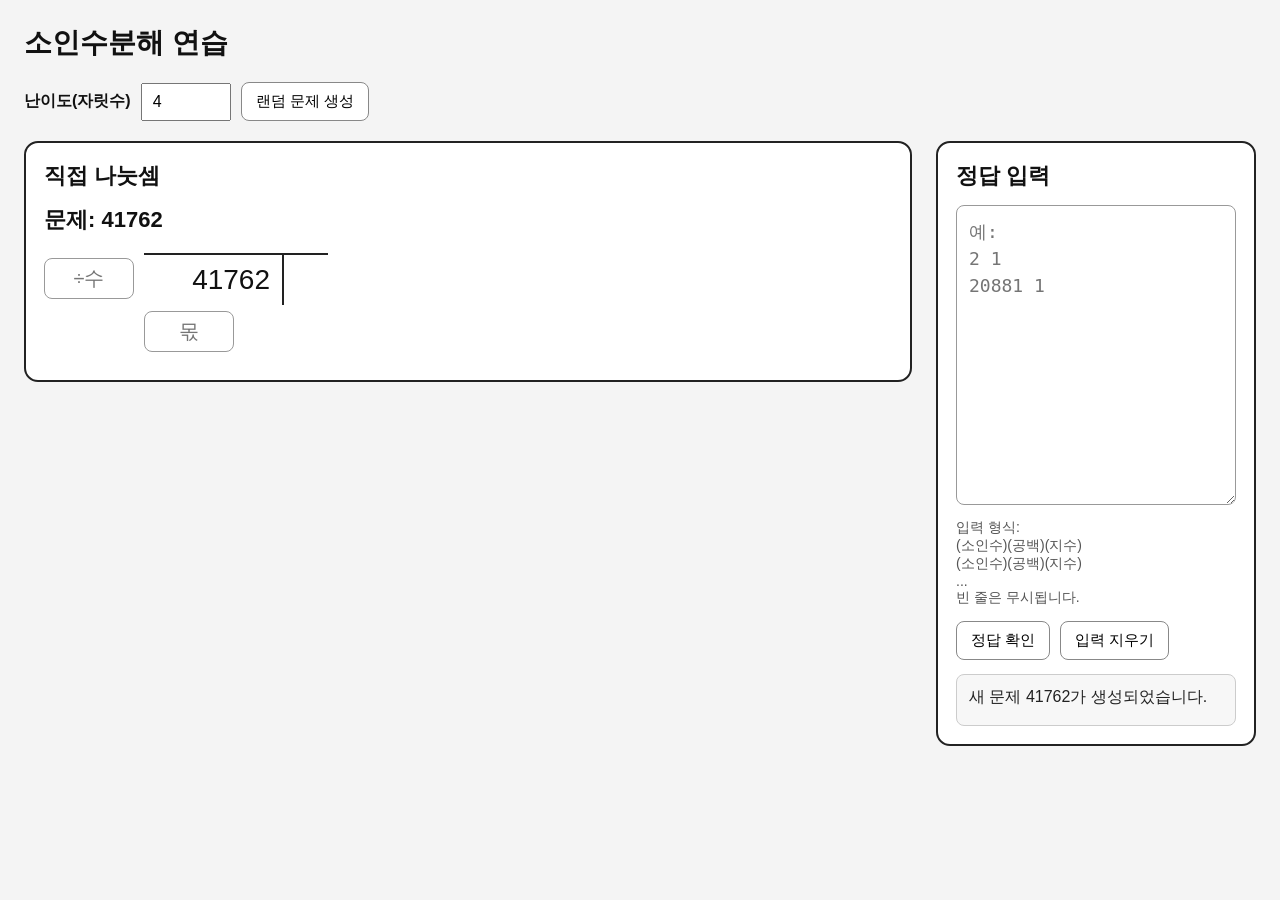
<file: factor/index.html>
<!DOCTYPE html>
<html lang="ko">
<head>
  <meta charset="UTF-8" />
  <meta name="viewport" content="width=device-width, initial-scale=1.0" />
  <title>소인수분해 문제 사이트</title>
  <style>
    * {
      box-sizing: border-box;
    }

    body {
      margin: 0;
      padding: 24px;
      font-family: sans-serif;
      background: #f4f4f4;
      color: #111;
    }

    h1 {
      margin: 0 0 20px;
      font-size: 28px;
    }

    .top-bar {
      display: flex;
      align-items: center;
      gap: 10px;
      flex-wrap: wrap;
      margin-bottom: 20px;
    }

    .top-bar label {
      font-weight: bold;
    }

    .top-bar input[type="number"] {
      width: 90px;
      padding: 8px 10px;
      font-size: 16px;
    }

    button {
      padding: 9px 14px;
      font-size: 15px;
      cursor: pointer;
      border: 1px solid #888;
      background: white;
      border-radius: 8px;
    }

    button:hover {
      background: #f0f0f0;
    }

    .layout {
      display: grid;
      grid-template-columns: 1fr 320px;
      gap: 24px;
      align-items: start;
    }

    .panel {
      background: white;
      border: 2px solid #222;
      border-radius: 14px;
      padding: 18px;
    }

    .panel h2 {
      margin: 0 0 14px;
      font-size: 22px;
    }

    .problem-number {
      margin-bottom: 18px;
      font-size: 22px;
      font-weight: bold;
    }

    #divisionArea {
      display: flex;
      flex-direction: column;
      gap: 10px;
    }

    .division-block {
      display: inline-flex;
      flex-direction: column;
      gap: 6px;
      align-items: flex-start;
    }

    .division-top {
      display: flex;
      align-items: center;
      gap: 10px;
    }

    .divisor-input,
    .quotient-input {
      width: 90px;
      padding: 8px;
      font-size: 20px;
      text-align: center;
      border: 1px solid #999;
      border-radius: 8px;
      background: white;
    }

    .number-stack {
      display: flex;
      align-items: stretch;
    }

    .left-number {
      min-width: 140px;
      padding: 8px 12px 8px 4px;
      text-align: right;
      font-size: 28px;
      line-height: 1.2;
      border-top: 2px solid #222;
      border-right: 2px solid #222;
    }

    .right-blank {
      width: 44px;
      border-top: 2px solid #222;
    }

    .division-bottom {
      padding-left: 100px;
    }

    .child-container {
      margin-top: 4px;
    }

    #answerInput {
      width: 100%;
      min-height: 300px;
      resize: vertical;
      padding: 12px;
      font-size: 18px;
      line-height: 1.5;
      font-family: monospace;
      border: 1px solid #999;
      border-radius: 8px;
    }

    .help-text {
      margin-top: 10px;
      font-size: 14px;
      color: #555;
      white-space: pre-line;
    }

    .button-row {
      display: flex;
      gap: 10px;
      flex-wrap: wrap;
      margin-top: 14px;
    }

    #result {
      margin-top: 14px;
      padding: 12px;
      border-radius: 8px;
      border: 1px solid #ccc;
      background: #f7f7f7;
      white-space: pre-line;
      min-height: 52px;
    }

    .result-ok {
      background: #eaf8ec !important;
      border-color: #8fd19e !important;
      color: #14532d;
    }

    .result-bad {
      background: #fff1f1 !important;
      border-color: #e59a9a !important;
      color: #7f1d1d;
    }

    .result-neutral {
      background: #f7f7f7 !important;
      border-color: #ccc !important;
      color: #222;
    }

    @media (max-width: 900px) {
      .layout {
        grid-template-columns: 1fr;
      }
    }
  </style>
</head>
<body>
  <h1>소인수분해 연습</h1>

  <div class="top-bar">
    <label for="difficultyInput">난이도(자릿수)</label>
    <input id="difficultyInput" type="number" min="1" max="12" value="4" />
    <button id="generateBtn">랜덤 문제 생성</button>
  </div>

  <div class="layout">
    <section class="panel">
      <h2>직접 나눗셈</h2>
      <div class="problem-number">문제: <span id="problemNumber"></span></div>
      <div id="divisionArea"></div>
    </section>

    <section class="panel">
      <h2>정답 입력</h2>
      <textarea id="answerInput" spellcheck="false" placeholder="예:
2 1
20881 1"></textarea>

      <div class="help-text">입력 형식:
(소인수)(공백)(지수)
(소인수)(공백)(지수)
...
빈 줄은 무시됩니다.</div>

      <div class="button-row">
        <button id="checkBtn">정답 확인</button>
        <button id="clearBtn">입력 지우기</button>
      </div>

      <div id="result" class="result-neutral">문제를 생성한 뒤 정답을 입력하세요.</div>
    </section>
  </div>

  <script>
    const difficultyInput = document.getElementById("difficultyInput");
    const generateBtn = document.getElementById("generateBtn");
    const problemNumberEl = document.getElementById("problemNumber");
    const divisionArea = document.getElementById("divisionArea");
    const answerInput = document.getElementById("answerInput");
    const checkBtn = document.getElementById("checkBtn");
    const clearBtn = document.getElementById("clearBtn");
    const resultEl = document.getElementById("result");

    let currentNumber = 41762;

    function factor(n) {
      const factors = {};

      if (n <= 1) {
        return factors;
      }

      let i = 2;
      while (i * i <= n) {
        while (n % i === 0) {
          factors[i] = (factors[i] || 0) + 1;
          n = Math.floor(n / i);
        }
        i += 1;
      }

      if (n > 1) {
        factors[n] = (factors[n] || 0) + 1;
      }

      return factors;
    }

    function generateRandomNumber(digits) {
      const min = Math.pow(10, digits - 1);
      const max = Math.pow(10, digits) - 1;
      return Math.floor(Math.random() * (max - min + 1)) + min;
    }

    function setResult(message, type) {
      resultEl.textContent = message;
      resultEl.className = "";
      if (type === "ok") resultEl.classList.add("result-ok");
      else if (type === "bad") resultEl.classList.add("result-bad");
      else resultEl.classList.add("result-neutral");
    }

    function createDivisionBlock(leftNumber) {
      const block = document.createElement("div");
      block.className = "division-block";

      const top = document.createElement("div");
      top.className = "division-top";

      const divisorInput = document.createElement("input");
      divisorInput.type = "text";
      divisorInput.className = "divisor-input";
      divisorInput.placeholder = "÷수";

      const numberStack = document.createElement("div");
      numberStack.className = "number-stack";

      const leftNumberEl = document.createElement("div");
      leftNumberEl.className = "left-number";
      leftNumberEl.textContent = leftNumber;

      const rightBlank = document.createElement("div");
      rightBlank.className = "right-blank";

      numberStack.appendChild(leftNumberEl);
      numberStack.appendChild(rightBlank);

      top.appendChild(divisorInput);
      top.appendChild(numberStack);

      const bottom = document.createElement("div");
      bottom.className = "division-bottom";

      const quotientInput = document.createElement("input");
      quotientInput.type = "text";
      quotientInput.className = "quotient-input";
      quotientInput.placeholder = "몫";

      bottom.appendChild(quotientInput);

      const childContainer = document.createElement("div");
      childContainer.className = "child-container";

      block.appendChild(top);
      block.appendChild(bottom);
      block.appendChild(childContainer);

      let childBlock = null;

      quotientInput.addEventListener("input", () => {
        const value = quotientInput.value.trim();

        if (/^[1-9]\d*$/.test(value)) {
          const nextNumber = Number(value);

          if (!childBlock) {
            childBlock = createDivisionBlock(nextNumber);
            childContainer.appendChild(childBlock);
          } else {
            const nextLeft = childBlock.querySelector(".left-number");
            nextLeft.textContent = nextNumber;
          }
        } else {
          childContainer.innerHTML = "";
          childBlock = null;
        }
      });

      return block;
    }

    function rebuildDivisionArea(number) {
      divisionArea.innerHTML = "";
      divisionArea.appendChild(createDivisionBlock(number));
    }

    function parseUserAnswer(text) {
      const lines = text
        .split("\n")
        .map(line => line.trim())
        .filter(line => line !== "");

      if (lines.length === 0) {
        return {
          ok: false,
          message: "답을 입력해 주세요."
        };
      }

      const result = {};

      for (let idx = 0; idx < lines.length; idx++) {
        const line = lines[idx];
        const parts = line.split(/\s+/);

        if (parts.length !== 2) {
          return {
            ok: false,
            message: `${idx + 1}번째 줄 형식이 잘못되었습니다. "소인수 공백 지수" 형태로 입력해 주세요.`
          };
        }

        const [primeStr, expStr] = parts;

        if (!/^[1-9]\d*$/.test(primeStr) || !/^[1-9]\d*$/.test(expStr)) {
          return {
            ok: false,
            message: `${idx + 1}번째 줄에는 양의 정수만 입력할 수 있습니다.`
          };
        }

        if (result[primeStr] !== undefined) {
          return {
            ok: false,
            message: `${idx + 1}번째 줄에서 소인수 ${primeStr}가 중복되었습니다.`
          };
        }

        result[primeStr] = Number(expStr);
      }

      return {
        ok: true,
        factors: result
      };
    }

    function factorsEqual(a, b) {
      const aKeys = Object.keys(a).sort((x, y) => Number(x) - Number(y));
      const bKeys = Object.keys(b).sort((x, y) => Number(x) - Number(y));

      if (aKeys.length !== bKeys.length) return false;

      for (let i = 0; i < aKeys.length; i++) {
        if (aKeys[i] !== bKeys[i]) return false;
        if (a[aKeys[i]] !== b[bKeys[i]]) return false;
      }

      return true;
    }

    function loadProblem(number) {
      currentNumber = number;
      problemNumberEl.textContent = number;
      rebuildDivisionArea(number);
      answerInput.value = "";
      setResult(`새 문제 ${number}가 생성되었습니다.`, "neutral");
    }

    generateBtn.addEventListener("click", () => {
      const digits = Number(difficultyInput.value);

      if (!Number.isInteger(digits) || digits < 1) {
        setResult("난이도는 1 이상의 정수여야 합니다.", "bad");
        return;
      }

      const number = generateRandomNumber(digits);
      loadProblem(number);
    });

    checkBtn.addEventListener("click", () => {
      const parsed = parseUserAnswer(answerInput.value);

      if (!parsed.ok) {
        setResult(parsed.message, "bad");
        return;
      }

      const correct = factor(currentNumber);

      if (factorsEqual(parsed.factors, correct)) {
        setResult("정답입니다!", "ok");
      } else {
        setResult("오답입니다.", "bad");
      }
    });

    clearBtn.addEventListener("click", () => {
      answerInput.value = "";
      setResult("입력을 지웠습니다.", "neutral");
    });

    loadProblem(currentNumber);
  </script>
</body>
</html>
</file>
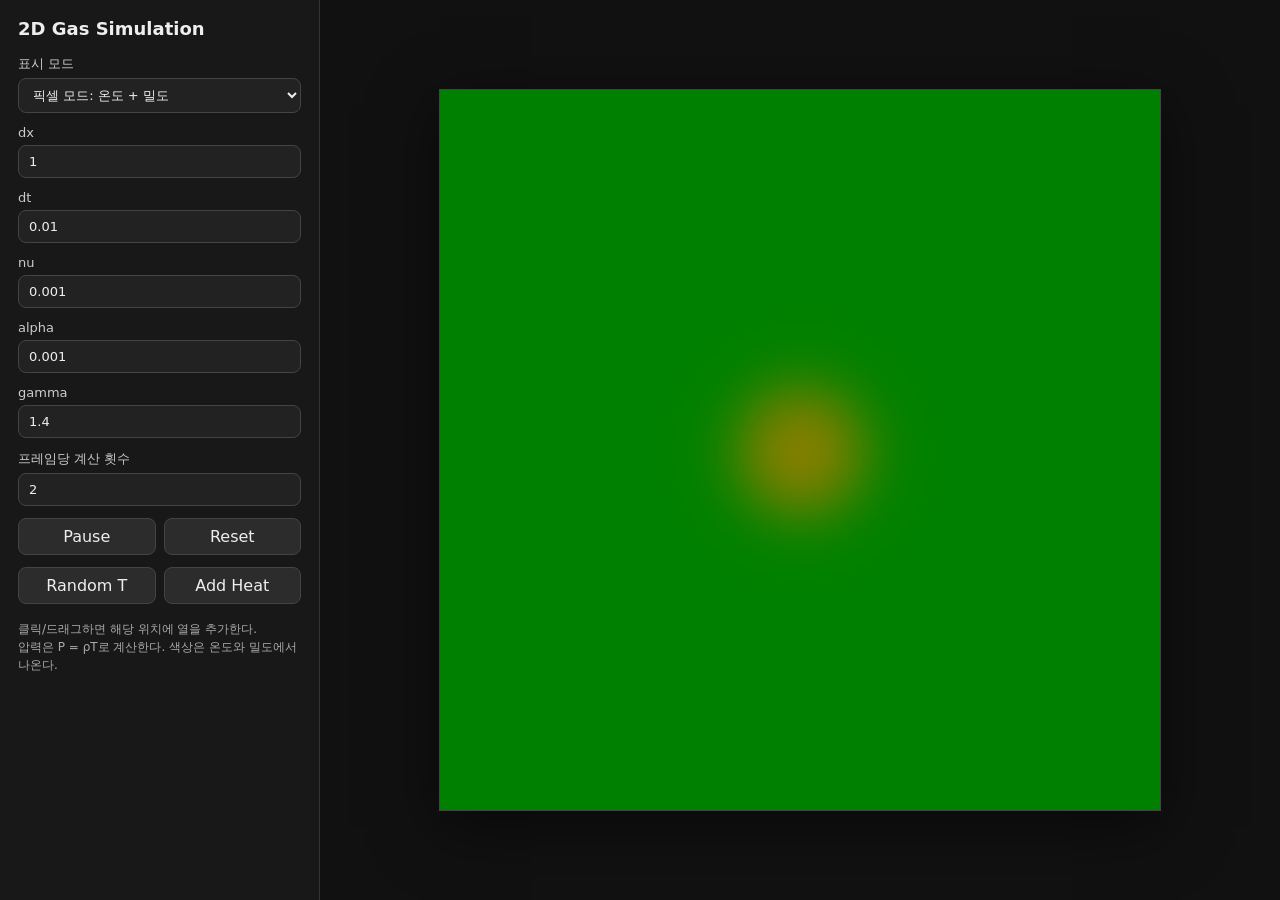
<file: field/index.html>
<!doctype html>
<html lang="ko">
<head>
  <meta charset="utf-8" />
  <meta name="viewport" content="width=device-width, initial-scale=1" />
  <title>Temperature-Density Gas Simulation</title>
  <style>
    :root {
      color-scheme: dark;
      font-family: system-ui, -apple-system, BlinkMacSystemFont, "Segoe UI", sans-serif;
      background: #111;
      color: #eee;
    }

    body {
      margin: 0;
      min-height: 100vh;
      display: grid;
      grid-template-columns: 320px 1fr;
      gap: 0;
      background: #111;
    }

    aside {
      padding: 18px;
      background: #181818;
      border-right: 1px solid #333;
      overflow: auto;
    }

    main {
      display: grid;
      place-items: center;
      padding: 24px;
    }

    h1 {
      font-size: 18px;
      margin: 0 0 16px;
    }

    .row {
      margin: 12px 0;
    }

    label {
      display: grid;
      gap: 5px;
      font-size: 13px;
      color: #ccc;
    }

    input, select, button {
      box-sizing: border-box;
      width: 100%;
      padding: 8px 10px;
      border-radius: 8px;
      border: 1px solid #444;
      background: #222;
      color: #eee;
      font: inherit;
    }

    button {
      cursor: pointer;
      background: #2c2c2c;
    }

    button:hover {
      background: #383838;
    }

    .buttons {
      display: grid;
      grid-template-columns: 1fr 1fr;
      gap: 8px;
    }

    canvas {
      width: min(80vmin, 768px);
      height: min(80vmin, 768px);
      image-rendering: pixelated;
      border: 1px solid #444;
      background: #000;
      box-shadow: 0 16px 60px rgba(0,0,0,0.5);
    }

    .note {
      font-size: 12px;
      line-height: 1.5;
      color: #aaa;
      margin-top: 16px;
    }
  </style>
</head>
<body>
  <aside>
    <h1>2D Gas Simulation</h1>

    <div class="row">
      <label>
        표시 모드
        <select id="mode">
          <option value="pixel">픽셀 모드: 온도 + 밀도</option>
          <option value="arrow">화살표 모드: 속도</option>
        </select>
      </label>
    </div>

    <div class="row">
      <label>dx <input id="dx" type="number" step="0.001" value="1"></label>
    </div>
    <div class="row">
      <label>dt <input id="dt" type="number" step="0.0001" value="0.01"></label>
    </div>
    <div class="row">
      <label>nu <input id="nu" type="number" step="0.0001" value="0.001"></label>
    </div>
    <div class="row">
      <label>alpha <input id="alpha" type="number" step="0.0001" value="0.001"></label>
    </div>
    <div class="row">
      <label>gamma <input id="gamma" type="number" step="0.01" value="1.4"></label>
    </div>

    <div class="row">
      <label>프레임당 계산 횟수 <input id="stepsPerFrame" type="number" min="1" max="50" step="1" value="2"></label>
    </div>

    <div class="row buttons">
      <button id="toggle">Pause</button>
      <button id="reset">Reset</button>
    </div>

    <div class="row buttons">
      <button id="random">Random T</button>
      <button id="heat">Add Heat</button>
    </div>

    <p class="note">
      클릭/드래그하면 해당 위치에 열을 추가한다.<br>
      압력은 P = ρT로 계산한다. 색상은 온도와 밀도에서 나온다.
    </p>
  </aside>

  <main>
    <canvas id="canvas" width="256" height="256"></canvas>
  </main>

  <script src="process.js"></script>
  <script src="visualize.js"></script>
  <script>
    const canvas = document.getElementById("canvas");
    const ctx = canvas.getContext("2d");
    const imageData = ctx.createImageData(256, 256);

    const inputs = {
      mode: document.getElementById("mode"),
      dx: document.getElementById("dx"),
      dt: document.getElementById("dt"),
      nu: document.getElementById("nu"),
      alpha: document.getElementById("alpha"),
      gamma: document.getElementById("gamma"),
      stepsPerFrame: document.getElementById("stepsPerFrame")
    };

    const sim = new GasSim2D(readParams());
    let running = true;
    let painting = false;

    function readNumber(input) {
      return Number.parseFloat(input.value);
    }

    function readParams() {
      return {
        dx: readNumber(inputs.dx),
        dt: readNumber(inputs.dt),
        nu: readNumber(inputs.nu),
        alpha: readNumber(inputs.alpha),
        gamma: readNumber(inputs.gamma)
      };
    }

    function syncParams() {
      sim.setParams(readParams());
    }

    for (const key of ["dx", "dt", "nu", "alpha", "gamma"]) {
      inputs[key].addEventListener("input", syncParams);
    }

    document.getElementById("toggle").addEventListener("click", (e) => {
      running = !running;
      e.target.textContent = running ? "Pause" : "Run";
    });

    document.getElementById("reset").addEventListener("click", () => {
      sim.resetHotCenter();
    });

    document.getElementById("random").addEventListener("click", () => {
      sim.resetRandomTemperature();
    });

    document.getElementById("heat").addEventListener("click", () => {
      sim.addHeat(128, 128, 2.0, 14);
    });

    function canvasPixelFromEvent(event) {
      const rect = canvas.getBoundingClientRect();
      const x = Math.floor((event.clientX - rect.left) / rect.width * 256);
      const y = Math.floor((event.clientY - rect.top) / rect.height * 256);
      return {
        x: Math.min(Math.max(x, 0), 255),
        y: Math.min(Math.max(y, 0), 255)
      };
    }

    function paintHeat(event) {
      const p = canvasPixelFromEvent(event);
      sim.addHeat(p.x, p.y, 0.5, 9);
    }

    canvas.addEventListener("pointerdown", (event) => {
      painting = true;
      paintHeat(event);
    });

    canvas.addEventListener("pointermove", (event) => {
      if (painting) paintHeat(event);
    });

    window.addEventListener("pointerup", () => {
      painting = false;
    });

    function render() {
      if (inputs.mode.value === "pixel") {
        drawPixelMode(ctx, sim, imageData);
      } else {
        drawArrowMode(ctx, sim, imageData, {
          spacing: 12,
          arrowScale: 120,
          background: true
        });
      }
    }

    function loop() {
      if (running) {
        const steps = Math.max(1, Math.min(50, Number.parseInt(inputs.stepsPerFrame.value || "1", 10)));
        for (let n = 0; n < steps; n++) sim.step();
      }

      render();
      requestAnimationFrame(loop);
    }

    loop();
  </script>
</body>
</html>
</file>
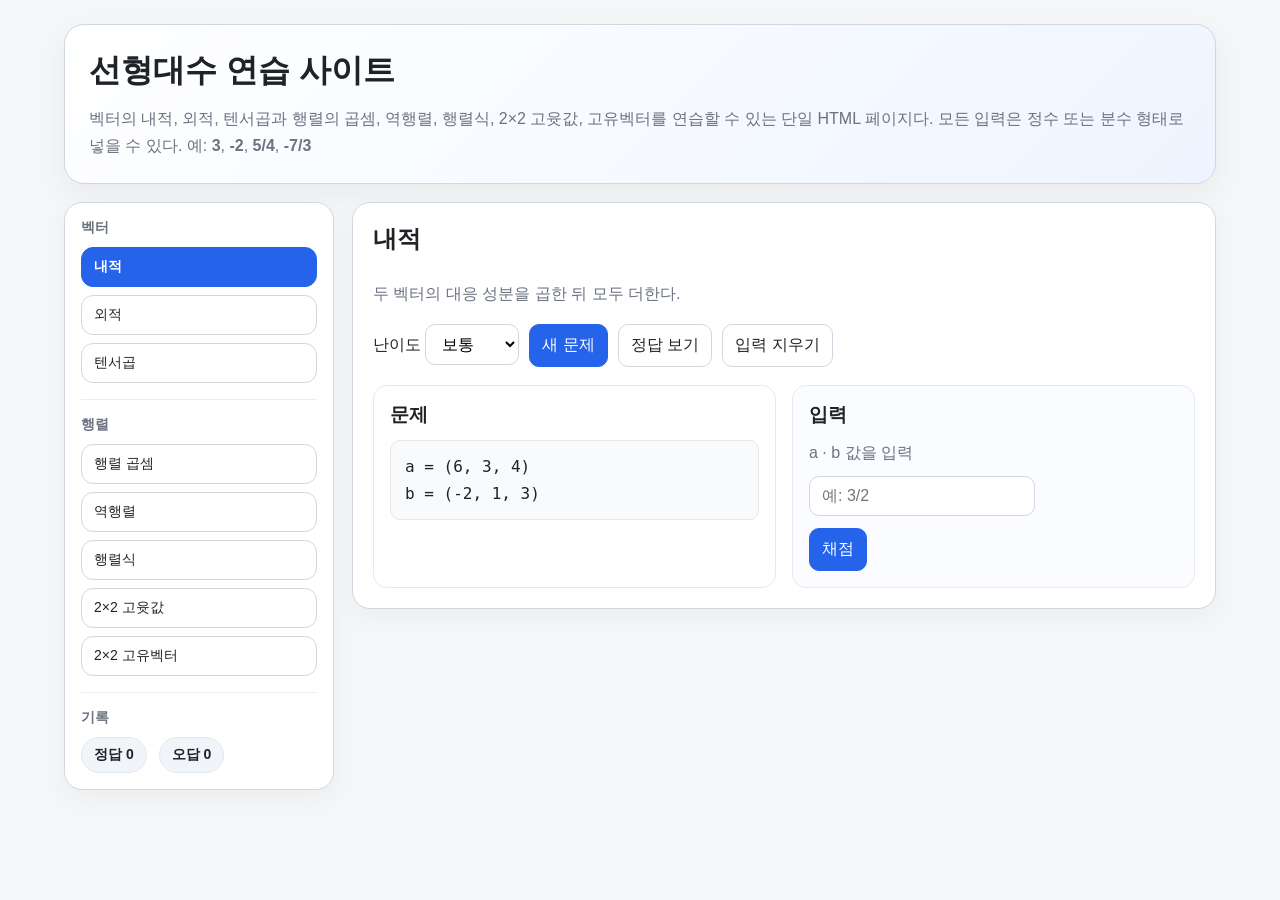
<file: LinAl/index.html>
<!DOCTYPE html>
<html lang="ko">
<head>
  <meta charset="UTF-8" />
  <meta name="viewport" content="width=device-width, initial-scale=1.0" />
  <title>선형대수 연습 사이트</title>
  <style>
    :root {
      --bg: #f5f6f8;
      --panel: #ffffff;
      --text: #1f2328;
      --muted: #6b7280;
      --line: #d0d7de;
      --accent: #2563eb;
      --accent-2: #1d4ed8;
      --good: #15803d;
      --bad: #b91c1c;
      --warn: #92400e;
      --soft: #eef2ff;
    }

    * { box-sizing: border-box; }

    body {
      margin: 0;
      font-family: "Segoe UI", "Apple SD Gothic Neo", "Noto Sans KR", sans-serif;
      background: var(--bg);
      color: var(--text);
    }

    .app {
      max-width: 1200px;
      margin: 0 auto;
      padding: 24px;
    }

    h1, h2, h3 {
      margin: 0 0 12px;
    }

    p { margin: 0; }

    .hero {
      background: linear-gradient(135deg, #ffffff, #eef4ff);
      border: 1px solid var(--line);
      border-radius: 20px;
      padding: 24px;
      margin-bottom: 18px;
      box-shadow: 0 10px 30px rgba(0,0,0,0.05);
    }

    .hero p {
      color: var(--muted);
      line-height: 1.7;
    }

    .layout {
      display: grid;
      grid-template-columns: 270px 1fr;
      gap: 18px;
      align-items: start;
    }

    .sidebar,
    .panel {
      background: var(--panel);
      border: 1px solid var(--line);
      border-radius: 18px;
      box-shadow: 0 8px 24px rgba(0,0,0,0.04);
    }

    .sidebar {
      position: sticky;
      top: 18px;
      padding: 16px;
    }

    .panel {
      padding: 20px;
    }

    .menu-section + .menu-section {
      margin-top: 16px;
      padding-top: 16px;
      border-top: 1px solid #e9edf2;
    }

    .menu-title {
      font-weight: 700;
      font-size: 14px;
      color: var(--muted);
      margin-bottom: 10px;
    }

    .menu-list {
      display: grid;
      gap: 8px;
    }

    .menu-btn {
      width: 100%;
      text-align: left;
      border: 1px solid var(--line);
      background: #fff;
      color: var(--text);
      border-radius: 12px;
      padding: 10px 12px;
      cursor: pointer;
      transition: 0.15s ease;
      font-size: 14px;
    }

    .menu-btn:hover {
      border-color: var(--accent);
      background: #f8fbff;
    }

    .menu-btn.active {
      background: var(--accent);
      color: #fff;
      border-color: var(--accent);
      font-weight: 700;
    }

    .row {
      display: flex;
      flex-wrap: wrap;
      gap: 10px;
      align-items: center;
      margin-bottom: 14px;
    }

    .controls {
      display: flex;
      flex-wrap: wrap;
      gap: 10px;
      margin: 16px 0 18px;
    }

    button,
    select,
    input {
      font: inherit;
    }

    button.action,
    select,
    input[type="text"],
    input[type="number"] {
      border: 1px solid var(--line);
      border-radius: 10px;
      padding: 10px 12px;
      background: #fff;
    }

    button.action {
      cursor: pointer;
      background: var(--accent);
      color: #fff;
      border-color: var(--accent);
      transition: 0.15s ease;
    }

    button.action:hover {
      background: var(--accent-2);
      border-color: var(--accent-2);
    }

    button.subtle {
      background: #fff;
      color: var(--text);
      border-color: var(--line);
    }

    button.subtle:hover {
      background: #f8fafc;
      border-color: var(--accent);
      color: var(--accent);
    }

    .muted {
      color: var(--muted);
      line-height: 1.65;
    }

    .grid-2 {
      display: grid;
      grid-template-columns: 1fr 1fr;
      gap: 16px;
    }

    .box {
      border: 1px solid #e6e9ee;
      border-radius: 14px;
      padding: 16px;
      background: #fff;
    }

    .box.soft {
      background: #fbfcff;
    }

    .matrix-wrap {
      display: inline-flex;
      align-items: center;
      gap: 10px;
      margin: 10px 0;
    }

    .matrix {
      display: grid;
      gap: 8px;
      border-left: 3px solid #334155;
      border-right: 3px solid #334155;
      padding: 10px 12px;
      background: #fafafa;
      border-radius: 8px;
    }

    .matrix.size-2x2 { grid-template-columns: repeat(2, 90px); }
    .matrix.size-2x3 { grid-template-columns: repeat(3, 90px); }
    .matrix.size-3x2 { grid-template-columns: repeat(2, 90px); }
    .matrix.size-3x3 { grid-template-columns: repeat(3, 90px); }
    .matrix.size-2x1 { grid-template-columns: repeat(1, 90px); }
    .matrix.size-3x1 { grid-template-columns: repeat(1, 90px); }

    .matrix input {
      width: 90px;
      text-align: center;
      padding: 10px 8px;
    }

    .vector {
      display: grid;
      gap: 8px;
      border-left: 3px solid #334155;
      border-right: 3px solid #334155;
      padding: 10px 12px;
      background: #fafafa;
      border-radius: 8px;
    }

    .vector.size-2 { grid-template-columns: repeat(1, 90px); }
    .vector.size-3 { grid-template-columns: repeat(1, 90px); }

    .status {
      margin-top: 14px;
      padding: 12px 14px;
      border-radius: 12px;
      font-weight: 700;
      white-space: pre-wrap;
      line-height: 1.6;
      border: 1px solid transparent;
    }

    .status.good {
      background: #f0fdf4;
      color: var(--good);
      border-color: #bbf7d0;
    }

    .status.bad {
      background: #fef2f2;
      color: var(--bad);
      border-color: #fecaca;
    }

    .status.info {
      background: #eff6ff;
      color: #1d4ed8;
      border-color: #bfdbfe;
    }

    .answer-grid {
      display: grid;
      gap: 8px;
      margin-top: 10px;
    }

    .answer-grid.cols-2 { grid-template-columns: repeat(2, 90px); }
    .answer-grid.cols-3 { grid-template-columns: repeat(3, 90px); }

    .answer-grid input {
      width: 90px;
      text-align: center;
      padding: 10px 8px;
    }

    .formula {
      font-family: ui-monospace, SFMono-Regular, Menlo, monospace;
      background: #f8fafc;
      border: 1px solid #e5e7eb;
      padding: 12px 14px;
      border-radius: 10px;
      line-height: 1.7;
      white-space: pre-wrap;
    }

    .score {
      display: flex;
      gap: 12px;
      flex-wrap: wrap;
      margin-top: 10px;
    }

    .pill {
      padding: 8px 12px;
      border-radius: 999px;
      background: #f1f5f9;
      border: 1px solid #e2e8f0;
      font-size: 14px;
      font-weight: 700;
    }

    .hidden { display: none; }

    @media (max-width: 900px) {
      .layout {
        grid-template-columns: 1fr;
      }

      .sidebar {
        position: static;
      }

      .grid-2 {
        grid-template-columns: 1fr;
      }
    }
  </style>
</head>
<body>
  <div class="app">
    <div class="hero">
      <h1>선형대수 연습 사이트</h1>
      <p>
        벡터의 내적, 외적, 텐서곱과 행렬의 곱셈, 역행렬, 행렬식, 2×2 고윳값, 고유벡터를 연습할 수 있는 단일 HTML 페이지다.
        모든 입력은 정수 또는 분수 형태로 넣을 수 있다. 예: <b>3</b>, <b>-2</b>, <b>5/4</b>, <b>-7/3</b>
      </p>
    </div>

    <div class="layout">
      <aside class="sidebar">
        <div class="menu-section">
          <div class="menu-title">벡터</div>
          <div class="menu-list">
            <button class="menu-btn active" data-mode="dot">내적</button>
            <button class="menu-btn" data-mode="cross">외적</button>
            <button class="menu-btn" data-mode="tensor">텐서곱</button>
          </div>
        </div>
        <div class="menu-section">
          <div class="menu-title">행렬</div>
          <div class="menu-list">
            <button class="menu-btn" data-mode="matmul">행렬 곱셈</button>
            <button class="menu-btn" data-mode="inverse">역행렬</button>
            <button class="menu-btn" data-mode="det">행렬식</button>
            <button class="menu-btn" data-mode="eigenvalue">2×2 고윳값</button>
            <button class="menu-btn" data-mode="eigenvector">2×2 고유벡터</button>
          </div>
        </div>
        <div class="menu-section">
          <div class="menu-title">기록</div>
          <div class="score">
            <div class="pill">정답 <span id="correctCount">0</span></div>
            <div class="pill">오답 <span id="wrongCount">0</span></div>
          </div>
        </div>
      </aside>

      <main class="panel">
        <div class="row">
          <h2 id="modeTitle">내적</h2>
        </div>
        <p id="modeDescription" class="muted"></p>

        <div class="controls">
          <label>
            난이도
            <select id="difficultySelect">
              <option value="easy">쉬움</option>
              <option value="normal" selected>보통</option>
              <option value="hard">어려움</option>
            </select>
          </label>
          <button class="action" id="newProblemBtn">새 문제</button>
          <button class="action subtle" id="showAnswerBtn">정답 보기</button>
          <button class="action subtle" id="clearInputBtn">입력 지우기</button>
        </div>

        <div id="problemArea"></div>
        <div id="answerArea"></div>
        <div id="feedbackArea"></div>
      </main>
    </div>
  </div>

  <script>
    class Frac {
      constructor(num, den = 1) {
        if (!Number.isInteger(num) || !Number.isInteger(den)) {
          throw new Error("정수 또는 분수만 허용됩니다.");
        }
        if (den === 0) throw new Error("분모는 0일 수 없습니다.");
        if (num === 0) {
          this.num = 0;
          this.den = 1;
          return;
        }
        if (den < 0) {
          num = -num;
          den = -den;
        }
        const g = Frac.gcd(Math.abs(num), Math.abs(den));
        this.num = num / g;
        this.den = den / g;
      }

      static gcd(a, b) {
        while (b !== 0) {
          const t = b;
          b = a % b;
          a = t;
        }
        return a;
      }

      static fromInt(n) {
        return new Frac(n, 1);
      }

      static parse(str) {
        const s = String(str).trim();
        if (s === "") throw new Error("빈 입력입니다.");
        if (s.includes("/")) {
          const parts = s.split("/");
          if (parts.length !== 2) throw new Error("잘못된 분수 입력입니다.");
          const a = Number(parts[0].trim());
          const b = Number(parts[1].trim());
          if (!Number.isInteger(a) || !Number.isInteger(b)) throw new Error("정수 또는 분수만 허용됩니다.");
          return new Frac(a, b);
        }
        const n = Number(s);
        if (!Number.isInteger(n)) throw new Error("정수 또는 분수만 허용됩니다.");
        return new Frac(n, 1);
      }

      add(o) { return new Frac(this.num * o.den + o.num * this.den, this.den * o.den); }
      sub(o) { return new Frac(this.num * o.den - o.num * this.den, this.den * o.den); }
      mul(o) { return new Frac(this.num * o.num, this.den * o.den); }
      div(o) {
        if (o.num === 0) throw new Error("0으로 나눌 수 없습니다.");
        return new Frac(this.num * o.den, this.den * o.num);
      }
      neg() { return new Frac(-this.num, this.den); }
      eq(o) { return this.num === o.num && this.den === o.den; }
      isZero() { return this.num === 0; }
      toString() { return this.den === 1 ? String(this.num) : `${this.num}/${this.den}`; }
      toNumber() { return this.num / this.den; }
    }

    function cloneMatrix(m) {
      return m.map(row => row.map(x => new Frac(x.num, x.den)));
    }

    function frac(n) { return Frac.fromInt(n); }

    function randInt(min, max) {
      return Math.floor(Math.random() * (max - min + 1)) + min;
    }

    function pick(arr) {
      return arr[randInt(0, arr.length - 1)];
    }

    function randFrac(difficulty) {
      const intRanges = {
        easy: [-4, 4],
        normal: [-6, 6],
        hard: [-8, 8]
      };
      const [lo, hi] = intRanges[difficulty] || intRanges.normal;
      const useFraction = difficulty !== 'easy' && Math.random() < (difficulty === 'hard' ? 0.35 : 0.2);
      if (!useFraction) {
        return frac(randInt(lo, hi));
      }
      let den = pick([2, 3, 4]);
      let num = randInt(lo, hi);
      if (num === 0) num = 1;
      return new Frac(num, den);
    }

    function vectorDot(a, b) {
      let s = frac(0);
      for (let i = 0; i < a.length; i++) s = s.add(a[i].mul(b[i]));
      return s;
    }

    function vectorCross(a, b) {
      return [
        a[1].mul(b[2]).sub(a[2].mul(b[1])),
        a[2].mul(b[0]).sub(a[0].mul(b[2])),
        a[0].mul(b[1]).sub(a[1].mul(b[0]))
      ];
    }

    function tensorProduct(a, b) {
      return a.map(x => b.map(y => x.mul(y)));
    }

    function matMul(A, B) {
      const rows = A.length;
      const cols = B[0].length;
      const inner = B.length;
      const C = Array.from({ length: rows }, () => Array.from({ length: cols }, () => frac(0)));
      for (let i = 0; i < rows; i++) {
        for (let j = 0; j < cols; j++) {
          let s = frac(0);
          for (let k = 0; k < inner; k++) s = s.add(A[i][k].mul(B[k][j]));
          C[i][j] = s;
        }
      }
      return C;
    }

    function det2(A) {
      return A[0][0].mul(A[1][1]).sub(A[0][1].mul(A[1][0]));
    }

    function det3(A) {
      const a = A[0][0], b = A[0][1], c = A[0][2];
      const d = A[1][0], e = A[1][1], f = A[1][2];
      const g = A[2][0], h = A[2][1], i = A[2][2];
      return a.mul(e.mul(i).sub(f.mul(h)))
        .sub(b.mul(d.mul(i).sub(f.mul(g))))
        .add(c.mul(d.mul(h).sub(e.mul(g))));
    }

    function inverse2(A) {
      const determinant = det2(A);
      if (determinant.isZero()) return null;
      return [
        [A[1][1].div(determinant), A[0][1].neg().div(determinant)],
        [A[1][0].neg().div(determinant), A[0][0].div(determinant)]
      ];
    }

    function squareFreeDecompose(n) {
      if (n === 0) return { outside: 0, inside: 1 };
      let outside = 1;
      let inside = n;
      for (let p = 2; p * p <= inside; p++) {
        while (inside % (p * p) === 0) {
          inside /= (p * p);
          outside *= p;
        }
      }
      return { outside, inside };
    }

    function fracSqrtExactString(fracValue) {
      if (fracValue.num < 0) throw new Error('음수의 실수 제곱근');
      if (fracValue.num === 0) return '0';
      const rad = fracValue.num * fracValue.den;
      const denom = fracValue.den;
      const { outside, inside } = squareFreeDecompose(Math.abs(rad));
      if (inside === 1) return new Frac(outside, denom).toString();
      if (outside === 1 && denom === 1) return `sqrt(${inside})`;
      if (outside === 1) return `sqrt(${inside})/${denom}`;
      if (denom === 1) return `${outside}*sqrt(${inside})`;
      return `${outside}*sqrt(${inside})/${denom}`;
    }

    function tryParseFracString(str) {
      if (/^-?\d+$/.test(str)) return new Frac(Number(str), 1);
      if (/^-?\d+\/\d+$/.test(str)) {
        const [n, d] = str.split('/').map(Number);
        return new Frac(n, d);
      }
      return null;
    }

    function combineFracAndSymbol(fr, sign, part) {
      if (fr.isZero()) return sign === '+' ? part : `-${part}`;
      return `${fr.toString()} ${sign} ${part}`;
    }

    function eigenvalues2x2(A) {
      const trace = A[0][0].add(A[1][1]);
      const determinant = det2(A);
      const delta = trace.mul(trace).sub(determinant.mul(frac(4)));
      const halfTrace = trace.div(frac(2));

      if (delta.isZero()) {
        return {
          trace,
          determinant,
          delta,
          lambda1: halfTrace.toString(),
          lambda2: halfTrace.toString(),
          raw: [halfTrace, halfTrace],
          type: 'real'
        };
      }

      if (delta.num > 0) {
        const sqrtDelta = fracSqrtExactString(delta);
        const parsed = tryParseFracString(sqrtDelta);
        if (parsed) {
          const half = parsed.div(frac(2));
          const l1 = halfTrace.add(half);
          const l2 = halfTrace.sub(half);
          return {
            trace,
            determinant,
            delta,
            lambda1: l1.toString(),
            lambda2: l2.toString(),
            raw: [l1, l2],
            type: 'real'
          };
        }
        const halfSqrt = `(${sqrtDelta})/2`;
        return {
          trace,
          determinant,
          delta,
          lambda1: combineFracAndSymbol(halfTrace, '+', halfSqrt),
          lambda2: combineFracAndSymbol(halfTrace, '-', halfSqrt),
          raw: null,
          type: 'irrational'
        };
      }

      const absDelta = new Frac(-delta.num, delta.den);
      const imag = `(${fracSqrtExactString(absDelta)})/2 i`;
      return {
        trace,
        determinant,
        delta,
        lambda1: combineFracAndSymbol(halfTrace, '+', imag),
        lambda2: combineFracAndSymbol(halfTrace, '-', imag),
        raw: null,
        type: 'complex'
      };
    }

    function solveEigenvectorForLambda(A, lambdaFrac) {
      const a = A[0][0].sub(lambdaFrac);
      const b = A[0][1];
      const c = A[1][0];
      const d = A[1][1].sub(lambdaFrac);

      if (!b.isZero()) return [b.neg(), a];
      if (!c.isZero()) return [d, c.neg()];
      if (!a.isZero()) return [frac(0), frac(1)];
      if (!d.isZero()) return [frac(1), frac(0)];
      return [frac(1), frac(0)];
    }

    function normalizeVector(vec) {
      let first = vec.find(v => !v.isZero());
      if (!first) return vec;
      if (first.num < 0) {
        return vec.map(v => v.neg());
      }
      return vec;
    }

    function proportional(v, w) {
      if (v.length !== w.length) return false;
      let ratio = null;
      for (let i = 0; i < v.length; i++) {
        const a = v[i], b = w[i];
        if (a.isZero() && b.isZero()) continue;
        if (a.isZero() || b.isZero()) return false;
        const current = a.div(b);
        if (ratio === null) ratio = current;
        else if (!ratio.eq(current)) return false;
      }
      return ratio !== null;
    }

    function matrixToString(A) {
      return '[' + A.map(row => '[' + row.map(x => x.toString()).join(', ') + ']').join(', ') + ']';
    }

    function vectorToString(v) {
      return '(' + v.map(x => x.toString()).join(', ') + ')';
    }

    function createMatrixInputs(rows, cols, prefix, values = null) {
      const wrap = document.createElement('div');
      wrap.className = 'matrix-wrap';
      const matrix = document.createElement('div');
      matrix.className = `matrix size-${rows}x${cols}`;
      for (let i = 0; i < rows; i++) {
        for (let j = 0; j < cols; j++) {
          const input = document.createElement('input');
          input.type = 'text';
          input.id = `${prefix}_${i}_${j}`;
          input.value = values ? values[i][j] : '';
          matrix.appendChild(input);
        }
      }
      wrap.appendChild(matrix);
      return wrap;
    }

    function createVectorInputs(size, prefix, values = null) {
      const wrap = document.createElement('div');
      wrap.className = 'matrix-wrap';
      const vector = document.createElement('div');
      vector.className = `vector size-${size}`;
      for (let i = 0; i < size; i++) {
        const input = document.createElement('input');
        input.type = 'text';
        input.id = `${prefix}_${i}`;
        input.value = values ? values[i] : '';
        vector.appendChild(input);
      }
      wrap.appendChild(vector);
      return wrap;
    }

    function readMatrix(prefix, rows, cols) {
      const A = [];
      for (let i = 0; i < rows; i++) {
        const row = [];
        for (let j = 0; j < cols; j++) {
          row.push(Frac.parse(document.getElementById(`${prefix}_${i}_${j}`).value));
        }
        A.push(row);
      }
      return A;
    }

    function readVector(prefix, size) {
      const v = [];
      for (let i = 0; i < size; i++) {
        v.push(Frac.parse(document.getElementById(`${prefix}_${i}`).value));
      }
      return v;
    }

    const modeInfo = {
      dot: {
        title: '내적',
        description: '두 벡터의 대응 성분을 곱한 뒤 모두 더한다.',
        generate(difficulty) {
          const n = difficulty === 'easy' ? 2 : 3;
          const a = Array.from({ length: n }, () => randFrac(difficulty));
          const b = Array.from({ length: n }, () => randFrac(difficulty));
          return { a, b, answer: vectorDot(a, b) };
        },
        render(problem) {
          const area = document.getElementById('problemArea');
          area.innerHTML = '';
          const grid = document.createElement('div');
          grid.className = 'grid-2';
          const box1 = document.createElement('div');
          box1.className = 'box';
          box1.innerHTML = `<h3>문제</h3><div class="formula">a = ${vectorToString(problem.a)}\nb = ${vectorToString(problem.b)}</div>`;
          const box2 = document.createElement('div');
          box2.className = 'box soft';
          box2.innerHTML = `<h3>입력</h3><div class="muted">a · b 값을 입력</div>`;
          const input = document.createElement('input');
          input.type = 'text';
          input.id = 'user_scalar';
          input.placeholder = '예: 3/2';
          box2.appendChild(document.createElement('div')).style.height = '10px';
          box2.appendChild(input);
          const btn = document.createElement('button');
          btn.className = 'action';
          btn.textContent = '채점';
          btn.onclick = gradeCurrent;
          box2.appendChild(document.createElement('div')).style.height = '12px';
          box2.appendChild(btn);
          grid.append(box1, box2);
          area.appendChild(grid);
        },
        grade(problem) {
          const user = Frac.parse(document.getElementById('user_scalar').value);
          const parts = problem.a.map((x, i) => `${x.toString()}×${problem.b[i].toString()}`);
          const ok = user.eq(problem.answer);
          return {
            ok,
            message: `계산: ${parts.join(' + ')} = ${problem.answer.toString()}\n정답: ${problem.answer.toString()}`
          };
        },
        answer(problem) {
          return `정답: ${problem.answer.toString()}`;
        },
        clear() {
          const el = document.getElementById('user_scalar');
          if (el) el.value = '';
        }
      },

      cross: {
        title: '외적',
        description: '3차원 벡터 a × b 를 계산한다.',
        generate(difficulty) {
          const a = Array.from({ length: 3 }, () => randFrac(difficulty));
          const b = Array.from({ length: 3 }, () => randFrac(difficulty));
          return { a, b, answer: vectorCross(a, b) };
        },
        render(problem) {
          const area = document.getElementById('problemArea');
          area.innerHTML = '';
          const grid = document.createElement('div');
          grid.className = 'grid-2';
          const left = document.createElement('div');
          left.className = 'box';
          left.innerHTML = `<h3>문제</h3><div class="formula">a = ${vectorToString(problem.a)}\nb = ${vectorToString(problem.b)}</div>`;
          const right = document.createElement('div');
          right.className = 'box soft';
          right.innerHTML = `<h3>입력</h3><div class="muted">a × b = (x, y, z)</div>`;
          right.appendChild(createVectorInputs(3, 'user_vector'));
          const btn = document.createElement('button');
          btn.className = 'action';
          btn.textContent = '채점';
          btn.onclick = gradeCurrent;
          right.appendChild(btn);
          grid.append(left, right);
          area.appendChild(grid);
        },
        grade(problem) {
          const user = readVector('user_vector', 3);
          const ok = user.every((x, i) => x.eq(problem.answer[i]));
          return {
            ok,
            message: `정답: ${vectorToString(problem.answer)}`
          };
        },
        answer(problem) {
          return `정답: ${vectorToString(problem.answer)}`;
        },
        clear() {
          for (let i = 0; i < 3; i++) {
            const el = document.getElementById(`user_vector_${i}`);
            if (el) el.value = '';
          }
        }
      },

      tensor: {
        title: '텐서곱',
        description: '벡터 a ⊗ b 를 행렬 형태로 채운다.',
        generate(difficulty) {
          const rows = difficulty === 'easy' ? 2 : 3;
          const cols = difficulty === 'hard' ? 3 : 2;
          const a = Array.from({ length: rows }, () => randFrac(difficulty));
          const b = Array.from({ length: cols }, () => randFrac(difficulty));
          return { a, b, answer: tensorProduct(a, b), rows, cols };
        },
        render(problem) {
          const area = document.getElementById('problemArea');
          area.innerHTML = '';
          const left = document.createElement('div');
          left.className = 'box';
          left.innerHTML = `<h3>문제</h3><div class="formula">a = ${vectorToString(problem.a)}\nb = ${vectorToString(problem.b)}\n\na ⊗ b 를 행렬로 채워라.</div>`;
          const right = document.createElement('div');
          right.className = 'box soft';
          right.innerHTML = `<h3>입력</h3><div class="muted">결과는 ${problem.rows}×${problem.cols} 행렬</div>`;
          right.appendChild(createMatrixInputs(problem.rows, problem.cols, 'user_matrix'));
          const btn = document.createElement('button');
          btn.className = 'action';
          btn.textContent = '채점';
          btn.onclick = gradeCurrent;
          right.appendChild(btn);
          const grid = document.createElement('div');
          grid.className = 'grid-2';
          grid.append(left, right);
          area.appendChild(grid);
        },
        grade(problem) {
          const user = readMatrix('user_matrix', problem.rows, problem.cols);
          let ok = true;
          for (let i = 0; i < problem.rows; i++) {
            for (let j = 0; j < problem.cols; j++) {
              if (!user[i][j].eq(problem.answer[i][j])) ok = false;
            }
          }
          return { ok, message: `정답: ${matrixToString(problem.answer)}` };
        },
        answer(problem) { return `정답: ${matrixToString(problem.answer)}`; },
        clear(problem) {
          for (let i = 0; i < problem.rows; i++) for (let j = 0; j < problem.cols; j++) {
            const el = document.getElementById(`user_matrix_${i}_${j}`);
            if (el) el.value = '';
          }
        }
      },

      matmul: {
        title: '행렬 곱셈',
        description: '행과 열의 내적으로 결과 행렬을 계산한다.',
        generate(difficulty) {
          let A, B;
          if (difficulty === 'easy') {
            A = Array.from({ length: 2 }, () => Array.from({ length: 2 }, () => randFrac(difficulty)));
            B = Array.from({ length: 2 }, () => Array.from({ length: 2 }, () => randFrac(difficulty)));
          } else if (difficulty === 'normal') {
            A = Array.from({ length: 2 }, () => Array.from({ length: 3 }, () => randFrac(difficulty)));
            B = Array.from({ length: 3 }, () => Array.from({ length: 2 }, () => randFrac(difficulty)));
          } else {
            A = Array.from({ length: 3 }, () => Array.from({ length: 3 }, () => randFrac(difficulty)));
            B = Array.from({ length: 3 }, () => Array.from({ length: 3 }, () => randFrac(difficulty)));
          }
          return { A, B, answer: matMul(A, B) };
        },
        render(problem) {
          const area = document.getElementById('problemArea');
          area.innerHTML = '';
          const left = document.createElement('div');
          left.className = 'box';
          left.innerHTML = `<h3>문제</h3><div class="muted">A와 B를 곱한 결과를 입력</div>`;
          left.appendChild(document.createTextNode('A = '));
          left.appendChild(createMatrixInputs(problem.A.length, problem.A[0].length, 'displayA', problem.A.map(r => r.map(x => x.toString()))));
          left.appendChild(document.createTextNode('B = '));
          left.appendChild(createMatrixInputs(problem.B.length, problem.B[0].length, 'displayB', problem.B.map(r => r.map(x => x.toString()))));
          Array.from(left.querySelectorAll('input')).forEach(el => el.readOnly = true);

          const right = document.createElement('div');
          right.className = 'box soft';
          right.innerHTML = `<h3>입력</h3><div class="muted">결과 행렬 ${problem.answer.length}×${problem.answer[0].length}</div>`;
          right.appendChild(createMatrixInputs(problem.answer.length, problem.answer[0].length, 'user_matrix'));
          const btn = document.createElement('button');
          btn.className = 'action';
          btn.textContent = '채점';
          btn.onclick = gradeCurrent;
          right.appendChild(btn);

          const grid = document.createElement('div');
          grid.className = 'grid-2';
          grid.append(left, right);
          area.appendChild(grid);
        },
        grade(problem) {
          const user = readMatrix('user_matrix', problem.answer.length, problem.answer[0].length);
          let ok = true;
          for (let i = 0; i < problem.answer.length; i++) {
            for (let j = 0; j < problem.answer[0].length; j++) {
              if (!user[i][j].eq(problem.answer[i][j])) ok = false;
            }
          }
          return { ok, message: `정답: ${matrixToString(problem.answer)}` };
        },
        answer(problem) { return `정답: ${matrixToString(problem.answer)}`; },
        clear(problem) {
          for (let i = 0; i < problem.answer.length; i++) for (let j = 0; j < problem.answer[0].length; j++) {
            const el = document.getElementById(`user_matrix_${i}_${j}`);
            if (el) el.value = '';
          }
        }
      },

      inverse: {
        title: '역행렬',
        description: '2×2 행렬의 역행렬을 계산한다. det(A)=0 이면 역행렬이 없다.',
        generate(difficulty) {
          let A;
          do {
            A = Array.from({ length: 2 }, () => Array.from({ length: 2 }, () => randFrac(difficulty)));
          } while (det2(A).isZero());
          return { A, answer: inverse2(A) };
        },
        render(problem) {
          const area = document.getElementById('problemArea');
          area.innerHTML = '';
          const left = document.createElement('div');
          left.className = 'box';
          left.innerHTML = `<h3>문제</h3><div class="muted">A의 역행렬 A⁻¹을 입력</div>`;
          left.appendChild(document.createTextNode('A = '));
          left.appendChild(createMatrixInputs(2, 2, 'displayA', problem.A.map(r => r.map(x => x.toString()))));
          Array.from(left.querySelectorAll('input')).forEach(el => el.readOnly = true);

          const right = document.createElement('div');
          right.className = 'box soft';
          right.innerHTML = `<h3>입력</h3>`;
          right.appendChild(createMatrixInputs(2, 2, 'user_matrix'));
          const btn = document.createElement('button');
          btn.className = 'action';
          btn.textContent = '채점';
          btn.onclick = gradeCurrent;
          right.appendChild(btn);

          const grid = document.createElement('div');
          grid.className = 'grid-2';
          grid.append(left, right);
          area.appendChild(grid);
        },
        grade(problem) {
          const user = readMatrix('user_matrix', 2, 2);
          let ok = true;
          for (let i = 0; i < 2; i++) for (let j = 0; j < 2; j++) if (!user[i][j].eq(problem.answer[i][j])) ok = false;
          return { ok, message: `정답: ${matrixToString(problem.answer)}` };
        },
        answer(problem) { return `정답: ${matrixToString(problem.answer)}`; },
        clear() {
          for (let i = 0; i < 2; i++) for (let j = 0; j < 2; j++) {
            const el = document.getElementById(`user_matrix_${i}_${j}`);
            if (el) el.value = '';
          }
        }
      },

      det: {
        title: '행렬식',
        description: '2×2 또는 3×3 행렬의 determinant를 계산한다.',
        generate(difficulty) {
          const n = difficulty === 'easy' ? 2 : 3;
          const A = Array.from({ length: n }, () => Array.from({ length: n }, () => randFrac(difficulty)));
          return { A, n, answer: n === 2 ? det2(A) : det3(A) };
        },
        render(problem) {
          const area = document.getElementById('problemArea');
          area.innerHTML = '';
          const grid = document.createElement('div');
          grid.className = 'grid-2';
          const left = document.createElement('div');
          left.className = 'box';
          left.innerHTML = `<h3>문제</h3><div class="muted">det(A)를 계산</div>`;
          left.appendChild(document.createTextNode('A = '));
          left.appendChild(createMatrixInputs(problem.n, problem.n, 'displayA', problem.A.map(r => r.map(x => x.toString()))));
          Array.from(left.querySelectorAll('input')).forEach(el => el.readOnly = true);
          const right = document.createElement('div');
          right.className = 'box soft';
          right.innerHTML = `<h3>입력</h3>`;
          const input = document.createElement('input');
          input.type = 'text';
          input.id = 'user_scalar';
          right.appendChild(input);
          right.appendChild(document.createElement('div')).style.height = '12px';
          const btn = document.createElement('button');
          btn.className = 'action';
          btn.textContent = '채점';
          btn.onclick = gradeCurrent;
          right.appendChild(btn);
          grid.append(left, right);
          area.appendChild(grid);
        },
        grade(problem) {
          const user = Frac.parse(document.getElementById('user_scalar').value);
          return { ok: user.eq(problem.answer), message: `정답: ${problem.answer.toString()}` };
        },
        answer(problem) { return `정답: ${problem.answer.toString()}`; },
        clear() {
          const el = document.getElementById('user_scalar');
          if (el) el.value = '';
        }
      },

      eigenvalue: {
        title: '2×2 고윳값',
        description: '2×2 행렬의 고윳값을 구한다. sqrt(...) 형태와 복소수 i 를 사용한다.',
        generate(difficulty) {
          if (difficulty === 'easy') {
            const l1 = frac(randInt(-4, 4));
            const l2 = frac(randInt(-4, 4));
            const A = [[l1, frac(0)], [frac(0), l2]];
            return { A, answer: eigenvalues2x2(A) };
          }
          const A = Array.from({ length: 2 }, () => Array.from({ length: 2 }, () => randFrac(difficulty)));
          return { A, answer: eigenvalues2x2(A) };
        },
        render(problem) {
          const area = document.getElementById('problemArea');
          area.innerHTML = '';
          const left = document.createElement('div');
          left.className = 'box';
          left.innerHTML = `<h3>문제</h3><div class="muted">고윳값 λ₁, λ₂를 입력</div>`;
          left.appendChild(document.createTextNode('A = '));
          left.appendChild(createMatrixInputs(2, 2, 'displayA', problem.A.map(r => r.map(x => x.toString()))));
          Array.from(left.querySelectorAll('input')).forEach(el => el.readOnly = true);
          const right = document.createElement('div');
          right.className = 'box soft';
          right.innerHTML = `<h3>입력</h3><div class="muted">현재 채점은 정답 보기 중심이다. 복소수/무리수의 자유형식 파싱은 아직 단순화하지 않았다.</div>`;
          const input1 = document.createElement('input');
          input1.type = 'text';
          input1.id = 'user_lambda1';
          input1.placeholder = '예: 3, 1/2, (sqrt(5))/2';
          const input2 = document.createElement('input');
          input2.type = 'text';
          input2.id = 'user_lambda2';
          input2.placeholder = '예: -1, 2 - (sqrt(3))/2';
          right.append(input1, document.createElement('div'), input2, document.createElement('div'));
          right.lastChild.style.height = '12px';
          const btn = document.createElement('button');
          btn.className = 'action subtle';
          btn.textContent = '정답 보기 권장';
          btn.onclick = () => showAnswerOnly();
          right.appendChild(btn);
          const grid = document.createElement('div');
          grid.className = 'grid-2';
          grid.append(left, right);
          area.appendChild(grid);
        },
        grade(problem) {
          const u1 = document.getElementById('user_lambda1').value.trim().replace(/\s+/g, '');
          const u2 = document.getElementById('user_lambda2').value.trim().replace(/\s+/g, '');
          const a1 = problem.answer.lambda1.replace(/\s+/g, '');
          const a2 = problem.answer.lambda2.replace(/\s+/g, '');
          const ok = (u1 === a1 && u2 === a2) || (u1 === a2 && u2 === a1);
          return {
            ok,
            message: `trace(A) = ${problem.answer.trace.toString()}\ndet(A) = ${problem.answer.determinant.toString()}\nΔ = ${problem.answer.delta.toString()}\n정답: λ₁ = ${problem.answer.lambda1}, λ₂ = ${problem.answer.lambda2}`
          };
        },
        answer(problem) {
          return `trace(A) = ${problem.answer.trace.toString()}\ndet(A) = ${problem.answer.determinant.toString()}\nΔ = ${problem.answer.delta.toString()}\n정답: λ₁ = ${problem.answer.lambda1}, λ₂ = ${problem.answer.lambda2}`;
        },
        clear() {
          const a = document.getElementById('user_lambda1');
          const b = document.getElementById('user_lambda2');
          if (a) a.value = '';
          if (b) b.value = '';
        }
      },

      eigenvector: {
        title: '2×2 고유벡터',
        description: '2×2 행렬의 고유벡터를 구한다. 현재는 유리수 고윳값 문제만 낸다.',
        generate() {
          let l1 = frac(randInt(-4, 4));
          let l2 = frac(randInt(-4, 4));
          while (l1.eq(l2)) l2 = frac(randInt(-4, 4));
          const A = [[l1, frac(0)], [frac(0), l2]];
          const eig = eigenvalues2x2(A);
          const v1 = normalizeVector(solveEigenvectorForLambda(A, eig.raw[0]));
          const v2 = normalizeVector(solveEigenvectorForLambda(A, eig.raw[1]));
          return { A, eig, vectors: [v1, v2] };
        },
        render(problem) {
          const area = document.getElementById('problemArea');
          area.innerHTML = '';
          const left = document.createElement('div');
          left.className = 'box';
          left.innerHTML = `<h3>문제</h3><div class="muted">각 고윳값에 대한 고유벡터 하나씩 입력</div>`;
          left.appendChild(document.createTextNode('A = '));
          left.appendChild(createMatrixInputs(2, 2, 'displayA', problem.A.map(r => r.map(x => x.toString()))));
          Array.from(left.querySelectorAll('input')).forEach(el => el.readOnly = true);
          const eigText = document.createElement('div');
          eigText.className = 'formula';
          eigText.textContent = `λ₁ = ${problem.eig.lambda1}\nλ₂ = ${problem.eig.lambda2}`;
          left.appendChild(eigText);

          const right = document.createElement('div');
          right.className = 'box soft';
          right.innerHTML = `<h3>입력</h3><div class="muted">v₁, v₂는 스칼라배까지 정답으로 인정</div>`;
          const label1 = document.createElement('div');
          label1.textContent = 'λ₁의 고유벡터';
          right.appendChild(label1);
          right.appendChild(createVectorInputs(2, 'user_v1'));
          const label2 = document.createElement('div');
          label2.textContent = 'λ₂의 고유벡터';
          right.appendChild(label2);
          right.appendChild(createVectorInputs(2, 'user_v2'));
          const btn = document.createElement('button');
          btn.className = 'action';
          btn.textContent = '채점';
          btn.onclick = gradeCurrent;
          right.appendChild(btn);
          const grid = document.createElement('div');
          grid.className = 'grid-2';
          grid.append(left, right);
          area.appendChild(grid);
        },
        grade(problem) {
          const u1 = readVector('user_v1', 2);
          const u2 = readVector('user_v2', 2);
          const ok = proportional(u1, problem.vectors[0]) && proportional(u2, problem.vectors[1]);
          return {
            ok,
            message: `정답 예시:\nλ₁ → ${vectorToString(problem.vectors[0])}\nλ₂ → ${vectorToString(problem.vectors[1])}`
          };
        },
        answer(problem) {
          return `정답 예시:\nλ₁ → ${vectorToString(problem.vectors[0])}\nλ₂ → ${vectorToString(problem.vectors[1])}`;
        },
        clear() {
          for (let i = 0; i < 2; i++) {
            const a = document.getElementById(`user_v1_${i}`);
            const b = document.getElementById(`user_v2_${i}`);
            if (a) a.value = '';
            if (b) b.value = '';
          }
        }
      }
    };

    const state = {
      mode: 'dot',
      difficulty: 'normal',
      problem: null,
      correct: 0,
      wrong: 0
    };

    function updateScore() {
      document.getElementById('correctCount').textContent = state.correct;
      document.getElementById('wrongCount').textContent = state.wrong;
    }

    function setFeedback(type, text) {
      const box = document.getElementById('feedbackArea');
      box.innerHTML = '';
      const div = document.createElement('div');
      div.className = `status ${type}`;
      div.textContent = text;
      box.appendChild(div);
    }

    function renderMode() {
      const info = modeInfo[state.mode];
      document.getElementById('modeTitle').textContent = info.title;
      document.getElementById('modeDescription').textContent = info.description;
      document.querySelectorAll('.menu-btn').forEach(btn => {
        btn.classList.toggle('active', btn.dataset.mode === state.mode);
      });
      newProblem();
    }

    function newProblem() {
      const info = modeInfo[state.mode];
      state.difficulty = document.getElementById('difficultySelect').value;
      state.problem = info.generate(state.difficulty);
      info.render(state.problem);
      document.getElementById('answerArea').innerHTML = '';
      document.getElementById('feedbackArea').innerHTML = '';
    }

    function gradeCurrent() {
      try {
        const info = modeInfo[state.mode];
        const result = info.grade(state.problem);
        if (result.ok) {
          state.correct += 1;
          setFeedback('good', '정답\n' + result.message);
        } else {
          state.wrong += 1;
          setFeedback('bad', '오답\n' + result.message);
        }
        updateScore();
      } catch (err) {
        setFeedback('bad', err.message);
      }
    }

    function showAnswerOnly() {
      const info = modeInfo[state.mode];
      setFeedback('info', info.answer(state.problem));
    }

    document.getElementById('newProblemBtn').addEventListener('click', newProblem);
    document.getElementById('showAnswerBtn').addEventListener('click', showAnswerOnly);
    document.getElementById('clearInputBtn').addEventListener('click', () => {
      const info = modeInfo[state.mode];
      if (info.clear) info.clear(state.problem);
      document.getElementById('feedbackArea').innerHTML = '';
    });
    document.getElementById('difficultySelect').addEventListener('change', newProblem);

    document.querySelectorAll('.menu-btn').forEach(btn => {
      btn.addEventListener('click', () => {
        state.mode = btn.dataset.mode;
        renderMode();
      });
    });

    renderMode();
  </script>
</body>
</html>
</file>
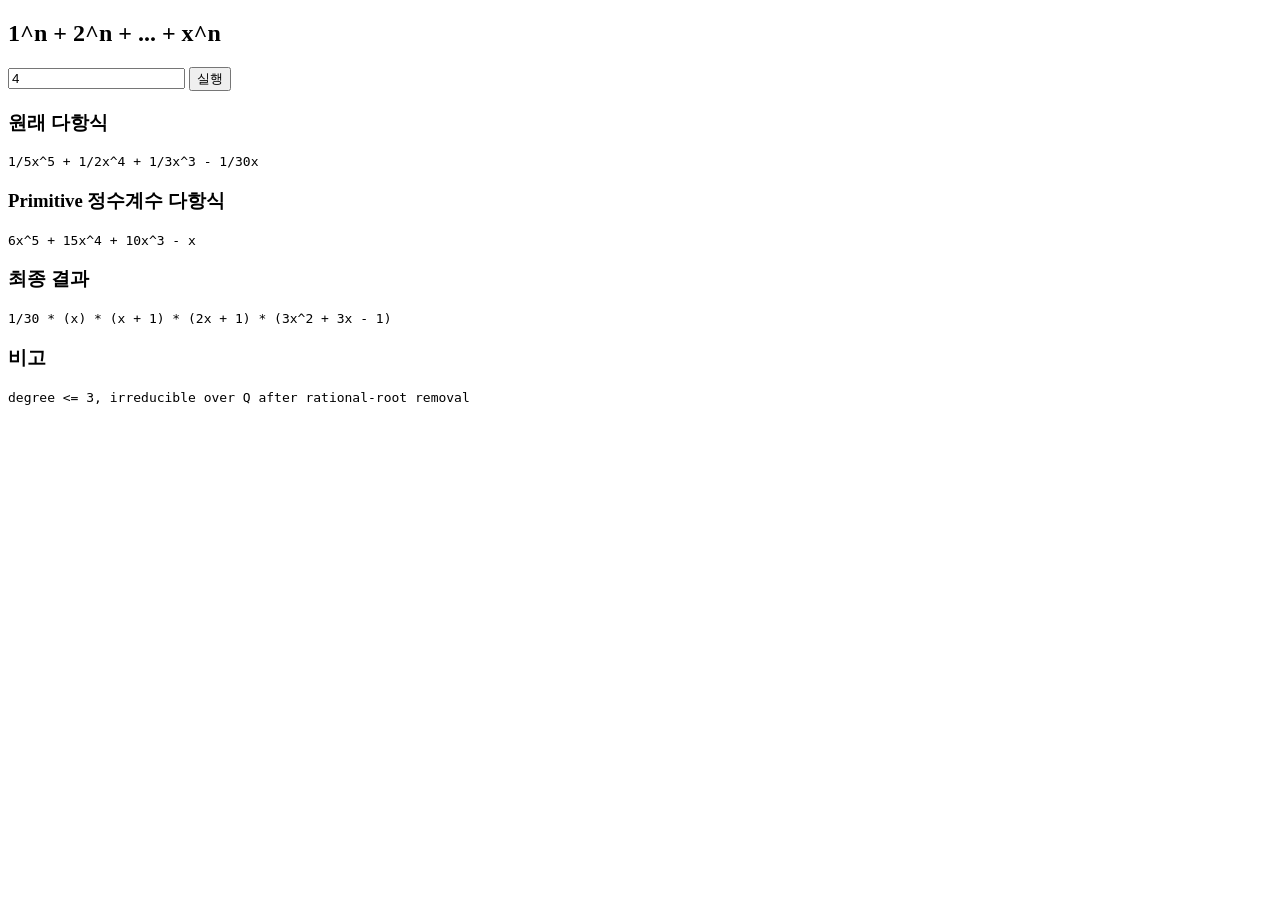
<file: Poly/index.html>
<!DOCTYPE html>
<html lang="ko">
<head>
  <meta charset="UTF-8">
  <title>Power Sum Factorization</title>
</head>
<body>
  <h2>1^n + 2^n + ... + x^n</h2>

  <input id="nInput" type="number" min="0" value="4">
  <button id="runBtn">실행</button>

  <h3>원래 다항식</h3>
  <pre id="polyOut"></pre>

  <h3>Primitive 정수계수 다항식</h3>
  <pre id="primOut"></pre>

  <h3>최종 결과</h3>
  <pre id="factOut"></pre>

  <h3>비고</h3>
  <pre id="noteOut"></pre>

  <script type="module">
    import { factorPowerSum } from "./main.js";

    const nInput = document.getElementById("nInput");
    const runBtn = document.getElementById("runBtn");

    function run() {
      const n = parseInt(nInput.value, 10);
      const result = factorPowerSum(n);

      document.getElementById("polyOut").textContent = result.rationalPolyString;
      document.getElementById("primOut").textContent = result.primitivePolyString;
      document.getElementById("factOut").textContent = result.factorString;
      document.getElementById("noteOut").textContent = result.lll.note;
    }

    runBtn.addEventListener("click", run);
    run();
  </script>
</body>
</html>
</file>
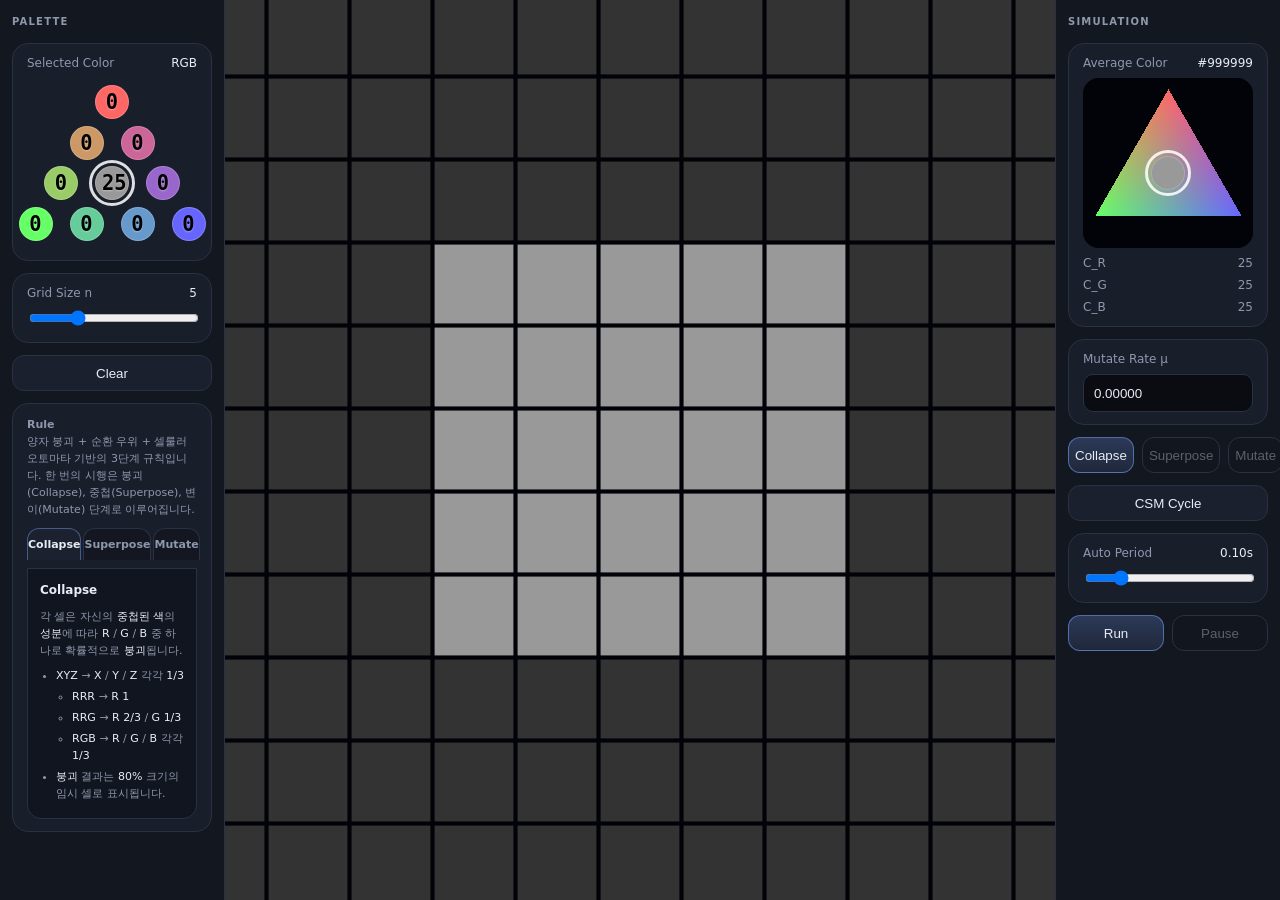
<file: QCFA/index.html>
<!DOCTYPE html>
<html lang="ko">
<head>
  <meta charset="UTF-8" />
  <meta name="viewport" content="width=device-width, initial-scale=1.0" />
  <title>Quantum Chromofluxional Automata</title>
  <style>
    :root {
      --bg: #000000;
      --panel: #151923;
      --panel2: #1c2230;
      --line: #2a3142;
      --text: #e8ecf5;
      --muted: #8e98ad;
      --accent: #7aa2ff;
    }

    * { box-sizing: border-box; }

    html, body {
      margin: 0;
      width: 100%;
      height: 100%;
      overflow: hidden;
      background: var(--bg);
      color: var(--text);
      font-family: system-ui, -apple-system, BlinkMacSystemFont, "Segoe UI", sans-serif;
    }

    .app {
      --side-width: max(calc((100vw - 100vh) / 2), 25vh);
      --sim-size: min(100vh, calc(100vw - var(--side-width) * 2));
      width: 100vw;
      height: 100vh;
      display: grid;
      grid-template-columns: var(--side-width) var(--sim-size) var(--side-width);
    }

    .panel { height: 100vh; background: rgba(21, 25, 35, 0.94); }
    .side-panel { padding: 16px 12px; display: flex; flex-direction: column; gap: 12px; overflow: hidden; }
    .left { border-right: 1px solid var(--line); }
    .right { border-left: 1px solid var(--line); }
    .side-title { margin: 0 0 4px; color: var(--muted); font-size: 10px; letter-spacing: 0.12em; text-transform: uppercase; }
    .control-card { border: 1px solid var(--line); border-radius: 16px; background: rgba(28, 34, 48, 0.72); padding: 12px 14px; }
    .control-card label { display: flex; justify-content: space-between; gap: 8px; margin-bottom: 8px; color: var(--muted); font-size: 12px; }
    .value, .numeric-value { color: var(--text); font-variant-numeric: tabular-nums; }

    .rule-note { color: var(--muted); font-size: 11px; line-height: 1.55; }
    .rule-note strong { color: var(--muted); font-weight: 650; }
    .rule-note code { color: var(--text); font-family: inherit; font-size: 11px; }
    .rule-tabs { margin-top: 10px; }
    .rule-tabs input { display: none; }
    .rule-tab-labels { display: grid; grid-template-columns: repeat(3, 1fr); align-items: end; gap: 2px; }
    .rule-tab-labels label {
      height: 32px;
      display: flex;
      align-items: center;
      justify-content: center;
      text-align: center;
      border: 1px solid var(--line);
      border-bottom: none;
      border-radius: 12px 12px 0 0;
      background: rgba(18, 22, 30, 0.72);
      color: var(--muted);
      font-size: 11px;
      font-weight: 700;
      cursor: pointer;
      user-select: none;
    }
    .rule-tab-body { min-height: 176px; border: 1px solid var(--line); border-radius: 0 0 14px 14px; background: rgba(10, 12, 18, 0.48); padding: 12px; overflow: hidden; }
    .rule-panel { display: none; }
    .rule-panel-title { color: var(--text); font-size: 12px; font-weight: 700; margin-bottom: 8px; }
    .rule-panel p { margin: 0 0 8px; }
    .rule-panel ul { margin: 0; padding-left: 16px; }
    .rule-panel li { margin: 4px 0; }
    #ruleCollapse:checked ~ .rule-tab-labels label[for="ruleCollapse"],
    #ruleSuperpose:checked ~ .rule-tab-labels label[for="ruleSuperpose"],
    #ruleMutate:checked ~ .rule-tab-labels label[for="ruleMutate"] {
      background: rgba(28, 34, 48, 0.92);
      color: var(--text);
      border-color: rgba(122, 162, 255, 0.45);
    }
    #ruleCollapse:checked ~ .rule-tab-body .rule-panel-collapse,
    #ruleSuperpose:checked ~ .rule-tab-body .rule-panel-superpose,
    #ruleMutate:checked ~ .rule-tab-body .rule-panel-mutate { display: block; }

    input[type="range"], input[type="number"] { width: 100%; }
    input[type="number"] { height: 38px; background: #0a0c12; color: var(--text); border: 1px solid var(--line); border-radius: 10px; padding: 0 10px; }

    .palette-wrap { width: min(100%, 280px); aspect-ratio: 1; position: relative; margin: auto; container-type: inline-size; }
    .swatch {
      position: absolute;
      width: 20%;
      aspect-ratio: 1;
      border-radius: 999px;
      border: 1px solid rgba(255, 255, 255, 0.18);
      background: var(--color);
      transform: translate(-50%, -50%);
      cursor: pointer;
      color: #000000;
      display: grid;
      place-items: center;
      text-shadow: 0 1px 2px rgba(255, 255, 255, 0.35);
	  font-family:
	    "Consolas",
        "JetBrains Mono",
        "Fira Code",
        monospace;
      
      font-size: clamp(11px, 12cqw, 28px);
      font-weight: 700;
    }
    .swatch.selected { outline: 3px solid rgba(255, 255, 255, 0.86); outline-offset: 3px; }
    .swatch[data-color="ff6666"] { left: 50%; top: 14%; }
    .swatch[data-color="cc9966"] { left: 35%; top: 38%; }
    .swatch[data-color="cc6699"] { left: 65%; top: 38%; }
    .swatch[data-color="99cc66"] { left: 20%; top: 62%; }
    .swatch[data-color="999999"] { left: 50%; top: 62%; }
    .swatch[data-color="9966cc"] { left: 80%; top: 62%; }
    .swatch[data-color="66ff66"] { left: 5%; top: 86%; }
    .swatch[data-color="66cc99"] { left: 35%; top: 86%; }
    .swatch[data-color="6699cc"] { left: 65%; top: 86%; }
    .swatch[data-color="6666ff"] { left: 95%; top: 86%; }

    .button-row { display: grid; grid-template-columns: 1fr 1fr; gap: 8px; }
    .button-row-3 { display: grid; grid-template-columns: 1fr 1fr 1fr; gap: 8px; }
    .button-full { width: 100%; }
    .button { height: 36px; border-radius: 12px; border: 1px solid var(--line); background: var(--panel2); color: var(--text); }
    .primary { border-color: rgba(122, 162, 255, 0.55); background: linear-gradient(180deg, rgba(122, 162, 255, 0.25), rgba(122, 162, 255, 0.12)); }
    .secondary { background: rgba(28, 34, 48, 0.86); }
    .disabled { background: rgba(18, 22, 30, 0.5) !important; color: rgba(232, 236, 245, 0.35) !important; pointer-events: none; }

    .colormap-wrap { width: min(100%, 280px); aspect-ratio: 1; position: relative; margin: auto; }
    .colormap-canvas { width: 100%; height: 100%; display: block; border-radius: 16px; background: #020308; }
    .avg-marker {
      position: absolute;
      width: 20%;
      aspect-ratio: 1;
      border-radius: 999px;
      transform: translate(-50%, -50%);
      background: var(--avg-color, #999999);
      border: 1px solid rgba(255, 255, 255, 0.18);
      outline: 3px solid rgba(255, 255, 255, 0.86);
      outline-offset: 3px;
      pointer-events: none;
    }
    .stat-row { display: flex; justify-content: space-between; color: var(--muted); font-size: 12px; margin-top: 8px; }
    .simulation-area { width: var(--sim-size); height: 100vh; background: #020308; }
    canvas { width: 100%; height: 100%; display: block; }
  </style>
</head>
<body>
<main class="app">
  <aside class="panel side-panel left">
    <h2 class="side-title">Palette</h2>
    <div class="control-card">
      <label><span>Selected Color</span><span class="value" id="selectedColorValue">RGB</span></label>
      <div class="palette-wrap">
        <button class="swatch" data-color="ff6666" style="--color:#ff6666">0</button>
        <button class="swatch" data-color="cc9966" style="--color:#cc9966">0</button>
        <button class="swatch" data-color="cc6699" style="--color:#cc6699">0</button>
        <button class="swatch" data-color="99cc66" style="--color:#99cc66">0</button>
        <button class="swatch selected" data-color="999999" style="--color:#999999">25</button>
        <button class="swatch" data-color="9966cc" style="--color:#9966cc">0</button>
        <button class="swatch" data-color="66ff66" style="--color:#66ff66">0</button>
        <button class="swatch" data-color="66cc99" style="--color:#66cc99">0</button>
        <button class="swatch" data-color="6699cc" style="--color:#6699cc">0</button>
        <button class="swatch" data-color="6666ff" style="--color:#6666ff">0</button>
      </div>
    </div>
    <div class="control-card">
      <label><span>Grid Size n</span><span class="numeric-value" id="gridSizeValue">5</span></label>
      <input id="gridSize" type="range" min="1" max="16" step="1" value="5">
    </div>
    <button class="button secondary button-full" id="clearButton">Clear</button>
    <div class="control-card rule-note">
      <strong>Rule</strong><br>
      양자 붕괴 + 순환 우위 + 셀룰러 오토마타 기반의 3단계 규칙입니다.
	  한 번의 시행은 붕괴(Collapse), 중첩(Superpose), 변이(Mutate) 단계로 이루어집니다.
      <div class="rule-tabs">
        <input type="radio" name="ruleTab" id="ruleCollapse" checked>
        <input type="radio" name="ruleTab" id="ruleSuperpose">
        <input type="radio" name="ruleTab" id="ruleMutate">
        <div class="rule-tab-labels">
          <label for="ruleCollapse">Collapse</label>
          <label for="ruleSuperpose">Superpose</label>
          <label for="ruleMutate">Mutate</label>
        </div>
        <div class="rule-tab-body">
          <section class="rule-panel rule-panel-collapse">
            <div class="rule-panel-title">Collapse</div>
            <p>각 셀은 자신의 <code>중첩된 색</code>의 <code>성분</code>에 따라 <code>R</code> / <code>G</code> / <code>B</code> 중 하나로 확률적으로 <code>붕괴</code>됩니다.</p>
            <ul>
			  <li><code>XYZ</code> → <code>X</code> / <code>Y</code> / <code>Z</code> 각각 <code>1/3</code>
			    <ul>
				  <li><code>RRR</code> → <code>R</code> <code>1</code></li>
				  <li><code>RRG</code> → <code>R</code> <code>2/3</code> / <code>G</code> <code>1/3</code></li>
                  <li><code>RGB</code> → <code>R</code> / <code>G</code> / <code>B</code> 각각 <code>1/3</code></li>
				</ul>
			  </li>
              <li><code>붕괴</code> 결과는 <code>80%</code> 크기의 임시 셀로 표시됩니다.</li>
            </ul>
          </section>
          <section class="rule-panel rule-panel-superpose">
            <div class="rule-panel-title">Superpose</div>
            <p><code>붕괴된 색</code> <code>X</code>와 변을 공유하는 이웃 셀의 <code>붕괴된 색</code> <code>Y</code>를 비교해 다시 <code>중첩</code>하여 <code>중첩된 색</code>을 변화시킵니다.</p>
            <ul>
              <li>순환 우위: <code>R &gt; G &gt; B &gt; R</code></li>
              <li><code>P = 0.75 × Σ compare(X,Y)</code>
			    <ul>
                  <li><code>P &gt; 0</code>이면 <code>inferior(X)</code> <code>|P|</code>개가 <code>X</code>로 바뀝니다.</li>
                  <li><code>P &lt; 0</code>이면 <code>X</code> <code>|P|</code>개가 <code>superior(X)</code>로 바뀝니다.</li>
				  <li><code>P = 0</code>이면 변하지 않습니다.</li>
				</ul>
			  </li>
            </ul>
          </section>
          <section class="rule-panel rule-panel-mutate">
            <div class="rule-panel-title">Mutate</div>
            <p>각 셀의 <code>중첩된 색</code>의 세 <code>성분</code>이 각각 독립적, 확률적으로 <code>변이</code>됩니다. <code>(μ' = 2/3 * μ, ν' = 1 - μ')</code></p>
            <ul>
              <li>각 <code>성분</code>은 확률 <code>μ</code>로 <code>R</code> / <code>G</code> / <code>B</code> 중 하나로 <code>변이</code>됩니다.</li>
			  <ul>
			    <li>결과적으로 <code>성분</code> 3개가 변이할 확률은 <code>μ'³</code>,</li>
				<li><code>성분</code> 2개가 변이할 확률은 <code>μ'²ν' (×3)</code>,</li>
				<li><code>성분</code> 1개가 변이할 확률은 <code>μ'ν'² (×3)</code>,</li>
				<li>모든 <code>성분</code>이 변이하지 않을 확률은 <code>ν'³</code>입니다.</li>
			  </ul>
            </ul>
          </section>
        </div>
      </div>
    </div>
  </aside>

  <section class="simulation-area"><canvas id="simulationCanvas"></canvas></section>

  <aside class="panel side-panel right">
    <h2 class="side-title">Simulation</h2>
    <div class="control-card">
      <label><span>Average Color</span><span class="value" id="averageColorValue">#999999</span></label>
      <div class="colormap-wrap">
        <canvas class="colormap-canvas" id="colormapCanvas"></canvas>
        <div class="avg-marker" id="averageMarker"></div>
      </div>
      <div class="stat-row"><span>C_R</span><span id="cRValue">25</span></div>
      <div class="stat-row"><span>C_G</span><span id="cGValue">25</span></div>
      <div class="stat-row"><span>C_B</span><span id="cBValue">25</span></div>
    </div>
    <div class="control-card">
      <label><span>Mutate Rate μ</span></label>
      <input id="mutateRate" type="number" min="0" max="1" step="0.00001" value="0">
    </div>
    <div class="button-row-3">
      <button class="button primary" id="collapseButton">Collapse</button>
      <button class="button disabled" id="superposeButton">Superpose</button>
      <button class="button disabled" id="mutateButton">Mutate</button>
    </div>
    <button class="button secondary button-full" id="csmCycleButton">CSM Cycle</button>
    <div class="control-card">
      <label><span>Auto Period</span><span class="numeric-value" id="periodValue">0.10s</span></label>
      <input id="periodSlider" type="range" min="0.01" max="0.50" step="0.01" value="0.10">
    </div>
    <div class="button-row">
      <button class="button primary" id="runButton">Run</button>
      <button class="button disabled" id="pauseButton">Pause</button>
    </div>
  </aside>
</main>

<script>
const COLOR_NAMES = {
  ff6666: 'RRR',
  cc9966: 'RRG',
  '99cc66': 'RGG',
  '66ff66': 'GGG',
  '66cc99': 'GGB',
  '6699cc': 'GBB',
  '6666ff': 'BBB',
  '9966cc': 'RBB',
  cc6699: 'RRB',
  '999999': 'RGB'
};
const NAME_TO_HEX = Object.fromEntries(Object.entries(COLOR_NAMES).map(([hex, name]) => [name, hex]));
const PALETTE_COLORS = Object.keys(COLOR_NAMES);
const PURE = { R: 'ff6666', G: '66ff66', B: '6666ff' };
const PURE_TO_CHANNEL = Object.fromEntries(Object.entries(PURE).map(([channel, hex]) => [hex, channel]));
const CHANNELS = ['R', 'G', 'B'];
const CHANNEL_ORDER = { R: 0, G: 1, B: 2 };

const state = {
  n: 5,
  selectedColor: '999999',
  phase: 'collapse',
  running: false,
  intervalId: null,
  cells: [],
  tempCells: []
};

const canvas = document.getElementById('simulationCanvas');
const ctx = canvas.getContext('2d');
const gridSize = document.getElementById('gridSize');
const gridSizeValue = document.getElementById('gridSizeValue');
const selectedColorValue = document.getElementById('selectedColorValue');
const collapseButton = document.getElementById('collapseButton');
const superposeButton = document.getElementById('superposeButton');
const mutateButton = document.getElementById('mutateButton');
const csmCycleButton = document.getElementById('csmCycleButton');
const runButton = document.getElementById('runButton');
const pauseButton = document.getElementById('pauseButton');
const periodSlider = document.getElementById('periodSlider');
const periodValue = document.getElementById('periodValue');
const clearButton = document.getElementById('clearButton');
const mutateRateInput = document.getElementById('mutateRate');
const colormapCanvas = document.getElementById('colormapCanvas');
const colormapCtx = colormapCanvas.getContext('2d');
const averageMarker = document.getElementById('averageMarker');
const averageColorValue = document.getElementById('averageColorValue');
const cRValue = document.getElementById('cRValue');
const cGValue = document.getElementById('cGValue');
const cBValue = document.getElementById('cBValue');

const canonicalizeName = (name) => {
  const text = typeof name === 'string' ? name : 'RGB';
  return Array.from(text)
    .filter((ch) => ch in CHANNEL_ORDER)
    .sort((a, b) => CHANNEL_ORDER[a] - CHANNEL_ORDER[b])
    .join('');
};

const safeNameFromHex = (hex) => COLOR_NAMES[hex] || 'RGB';
const randomChoice = (items) => items[Math.floor(Math.random() * items.length)];
const superior = (ch) => ({ R: 'B', G: 'R', B: 'G' }[ch]);
const inferior = (ch) => ({ R: 'G', G: 'B', B: 'R' }[ch]);
const compareChannels = (x, y) => (x === superior(y) ? 1 : x === y ? 0 : -1);

const shuffle = (items) => {
  for (let i = items.length - 1; i > 0; i -= 1) {
    const j = Math.floor(Math.random() * (i + 1));
    [items[i], items[j]] = [items[j], items[i]];
  }
  return items;
};

const clearTemp = () => {
  state.tempCells = Array.from({ length: state.n }, () => Array.from({ length: state.n }, () => null));
};

const resetCells = () => {
  state.cells = Array.from({ length: state.n }, () => Array.from({ length: state.n }, () => '999999'));
  clearTemp();
};

const darkenHex33 = (hex) => {
  if (typeof hex !== 'string' || hex.length < 6) return '000000';
  const div = (part) => Math.floor(parseInt(part, 16) / 3).toString(16).padStart(2, '0');
  return div(hex.slice(0, 2)) + div(hex.slice(2, 4)) + div(hex.slice(4, 6));
};

const metrics = () => {
  const rect = canvas.getBoundingClientRect();
  const size = Math.min(rect.width, rect.height) * 0.5;
  return {
    rect,
    size,
    x0: (rect.width - size) / 2,
    y0: (rect.height - size) / 2,
    cell: size / state.n
  };
};

const collapseOptions = (hex) => Array.from(safeNameFromHex(hex)).map((ch) => PURE[ch]);

const probabilisticCount = (p, maxCount) => {
  const capped = Math.min(Math.abs(p), maxCount);
  const base = Math.floor(capped);
  return base + (Math.random() < capped - base ? 1 : 0);
};

const getMutateRate = () => {
  let mu = Number(mutateRateInput.value);
  if (Number.isNaN(mu)) mu = 0;
  mu = Math.min(1, Math.max(0, mu));
  mu = Math.round(mu * 100000) / 100000;
  mutateRateInput.value = mu.toFixed(5);
  return mu;
};

const mutateName = (name, mu = getMutateRate()) => {
  const text = canonicalizeName(name);
  const mutated = Array.from(text).map((ch) => (Math.random() >= mu ? ch : randomChoice(CHANNELS)));
  return canonicalizeName(mutated.join(''));
};

const applyMutate = (cells) => {
  const mu = getMutateRate();
  return cells.map((row) => row.map((hex) => {
    const mutatedName = mutateName(safeNameFromHex(hex), mu);
    return NAME_TO_HEX[mutatedName] || hex;
  }));
};

const evolveName = (originalName, collapsedChannel, p) => {
  const components = Array.from(canonicalizeName(originalName));

  if (p > 0) {
    const from = inferior(collapsedChannel);
    const candidates = components.map((ch, i) => (ch === from ? i : -1)).filter((i) => i !== -1);
    const count = probabilisticCount(p, candidates.length);
    shuffle(candidates).slice(0, count).forEach((i) => { components[i] = collapsedChannel; });
  } else if (p < 0) {
    const to = superior(collapsedChannel);
    const candidates = components.map((ch, i) => (ch === collapsedChannel ? i : -1)).filter((i) => i !== -1);
    const count = probabilisticCount(-p, candidates.length);
    shuffle(candidates).slice(0, count).forEach((i) => { components[i] = to; });
  }

  return canonicalizeName(components.join(''));
};

const countColors = () => {
  const counts = Object.fromEntries(PALETTE_COLORS.map((hex) => [hex, 0]));
  let cR = 0;
  let cG = 0;
  let cB = 0;

  state.cells.forEach((row) => row.forEach((hex) => {
    counts[hex] = (counts[hex] || 0) + 1;
    Array.from(safeNameFromHex(hex)).forEach((ch) => {
      if (ch === 'R') cR += 1;
      if (ch === 'G') cG += 1;
      if (ch === 'B') cB += 1;
    });
  }));

  return { counts, cR, cG, cB };
};

const computeAverageColor = (cR, cG, cB) => {
  const total = state.n * state.n || 1;
  const channel = (c) => Math.round(102 + 51 * (c / total));
  return { r: channel(cR), g: channel(cG), b: channel(cB) };
};

const computeAverageColorFromRatio = (r, g, b) => ({
  r: Math.round(102 + 153 * r),
  g: Math.round(102 + 153 * g),
  b: Math.round(102 + 153 * b)
});

const rgbToHex = ({ r, g, b }) => [r, g, b]
  .map((v) => Math.max(0, Math.min(255, v)).toString(16).padStart(2, '0'))
  .join('');

const TRIANGLE_CENTER = { x: 50, y: 56 };
const TRIANGLE_SIDE = 86;
const TRIANGLE_HEIGHT = TRIANGLE_SIDE * Math.sqrt(3) / 2;
const TRIANGLE_TOP = { x: TRIANGLE_CENTER.x, y: TRIANGLE_CENTER.y - TRIANGLE_HEIGHT * 2 / 3 };
const TRIANGLE_LEFT = { x: TRIANGLE_CENTER.x - TRIANGLE_SIDE / 2, y: TRIANGLE_CENTER.y + TRIANGLE_HEIGHT / 3 };
const TRIANGLE_RIGHT = { x: TRIANGLE_CENTER.x + TRIANGLE_SIDE / 2, y: TRIANGLE_CENTER.y + TRIANGLE_HEIGHT / 3 };

const averageToPalettePosition = (cR, cG, cB) => {
  const total = 3 * state.n * state.n || 1;
  const r = cR / total;
  const g = cG / total;
  const b = cB / total;
  return {
    x: r * TRIANGLE_TOP.x + g * TRIANGLE_LEFT.x + b * TRIANGLE_RIGHT.x,
    y: r * TRIANGLE_TOP.y + g * TRIANGLE_LEFT.y + b * TRIANGLE_RIGHT.y
  };
};

const updateStats = () => {
  const { counts, cR, cG, cB } = countColors();

  document.querySelectorAll('.swatch').forEach((swatch) => {
    swatch.textContent = counts[swatch.dataset.color] || 0;
  });

  const avg = computeAverageColor(cR, cG, cB);
  const avgHex = rgbToHex(avg);
  const pos = averageToPalettePosition(cR, cG, cB);

  averageColorValue.textContent = '#' + avgHex;
  averageMarker.style.setProperty('--avg-color', '#' + avgHex);
  averageMarker.style.left = pos.x + '%';
  averageMarker.style.top = pos.y + '%';
  cRValue.textContent = cR;
  cGValue.textContent = cG;
  cBValue.textContent = cB;
};

const drawColormap = () => {
  const rect = colormapCanvas.getBoundingClientRect();
  const dpr = window.devicePixelRatio || 1;
  const width = Math.max(1, Math.floor((rect.width || colormapCanvas.clientWidth || 240) * dpr));
  const height = Math.max(1, Math.floor((rect.height || colormapCanvas.clientHeight || 240) * dpr));

  colormapCanvas.width = width;
  colormapCanvas.height = height;

  const cssW = width / dpr;
  const cssH = height / dpr;
  const top = { x: cssW * TRIANGLE_TOP.x / 100, y: cssH * TRIANGLE_TOP.y / 100 };
  const left = { x: cssW * TRIANGLE_LEFT.x / 100, y: cssH * TRIANGLE_LEFT.y / 100 };
  const right = { x: cssW * TRIANGLE_RIGHT.x / 100, y: cssH * TRIANGLE_RIGHT.y / 100 };
  const denom = (left.y - right.y) * (top.x - right.x) + (right.x - left.x) * (top.y - right.y);
  const image = colormapCtx.createImageData(width, height);
  const data = image.data;

  for (let y = 0; y < height; y += 1) {
    for (let x = 0; x < width; x += 1) {
      const cssX = x / dpr;
      const cssY = y / dpr;
      const r = ((left.y - right.y) * (cssX - right.x) + (right.x - left.x) * (cssY - right.y)) / denom;
      const g = ((right.y - top.y) * (cssX - right.x) + (top.x - right.x) * (cssY - right.y)) / denom;
      const b = 1 - r - g;
      const index = (y * width + x) * 4;

      if (r >= 0 && g >= 0 && b >= 0) {
        const avg = computeAverageColorFromRatio(r, g, b);
        data[index] = avg.r;
        data[index + 1] = avg.g;
        data[index + 2] = avg.b;
        data[index + 3] = 255;
      } else {
        data[index] = 2;
        data[index + 1] = 3;
        data[index + 2] = 8;
        data[index + 3] = 255;
      }
    }
  }

  colormapCtx.putImageData(image, 0, 0);
};

const drawGrid = () => {
  const { rect, size, x0, y0, cell } = metrics();
  ctx.clearRect(0, 0, rect.width, rect.height);
  updateStats();

  const drawTile = (ox, oy) => {
    const tx = x0 + ox * size;
    const ty = y0 + oy * size;
    const isMain = ox === 0 && oy === 0;

    for (let y = 0; y < state.n; y += 1) {
      for (let x = 0; x < state.n; x += 1) {
        const base = state.cells[y][x];
        const baseSize = cell * 0.95;
        const baseInset = (cell - baseSize) / 2;
        ctx.fillStyle = '#' + (isMain ? base : darkenHex33(base));
        ctx.fillRect(tx + x * cell + baseInset, ty + y * cell + baseInset, baseSize, baseSize);

        const temp = state.tempCells[y][x];
        if (temp) {
          const overlaySize = cell * 0.8;
          const overlayInset = (cell - overlaySize) / 2;
          ctx.fillStyle = '#' + (isMain ? temp : darkenHex33(temp));
          ctx.fillRect(tx + x * cell + overlayInset, ty + y * cell + overlayInset, overlaySize, overlaySize);
        }
      }
    }
  };

  for (let oy = -1; oy <= 1; oy += 1) {
    for (let ox = -1; ox <= 1; ox += 1) drawTile(ox, oy);
  }
};

const updateButtons = () => {
  const collapseActive = state.phase === 'collapse';
  const superposeActive = state.phase === 'superpose';
  const mutateActive = state.phase === 'mutate';

  collapseButton.className = 'button ' + (collapseActive ? 'primary' : 'disabled');
  superposeButton.className = 'button ' + (superposeActive ? 'primary' : 'disabled');
  mutateButton.className = 'button ' + (mutateActive ? 'primary' : 'disabled');
  runButton.className = 'button ' + (!state.running ? 'primary' : 'disabled');
  pauseButton.className = 'button ' + (state.running ? 'primary' : 'disabled');
};

const collapseGrid = () => {
  state.tempCells = state.cells.map((row) => row.map((hex) => randomChoice(collapseOptions(hex))));
  state.phase = 'superpose';
  updateButtons();
  drawGrid();
};

const superposeGrid = () => {
  const next = state.cells.map((row) => [...row]);

  for (let y = 0; y < state.n; y += 1) {
    for (let x = 0; x < state.n; x += 1) {
      const temp = state.tempCells[y][x];
      if (!temp) continue;
      const ch = PURE_TO_CHANNEL[temp];
      if (!ch) continue;

      let sum = 0;
      [[0, -1], [0, 1], [-1, 0], [1, 0]].forEach(([dx, dy]) => {
        const nx = (x + dx + state.n) % state.n;
        const ny = (y + dy + state.n) % state.n;
        sum += compareChannels(ch, PURE_TO_CHANNEL[state.tempCells[ny][nx]]);
      });

      const p = 0.75 * sum;
      const nextName = evolveName(safeNameFromHex(state.cells[y][x]), ch, p);
      next[y][x] = NAME_TO_HEX[nextName] || '999999';
    }
  }

  state.cells = next;
  clearTemp();
  state.phase = 'mutate';
  updateButtons();
  drawGrid();
};

const mutateStep = () => {
  state.cells = applyMutate(state.cells);
  state.phase = 'collapse';
  updateButtons();
  drawGrid();
};

const runFullCycle = () => {
  if (state.phase === 'collapse') {
    collapseGrid();
    superposeGrid();
    mutateStep();
  } else if (state.phase === 'superpose') {
    superposeGrid();
    mutateStep();
  } else {
    mutateStep();
  }
};

const paintAt = (clientX, clientY, erase = false) => {
  const { rect, size, x0, y0, cell } = metrics();
  const lx = clientX - rect.left;
  const ly = clientY - rect.top;
  const wrappedX = (((lx - x0) % size) + size) % size;
  const wrappedY = (((ly - y0) % size) + size) % size;
  const gx = Math.floor(wrappedX / cell);
  const gy = Math.floor(wrappedY / cell);

  if (gx < 0 || gy < 0 || gx >= state.n || gy >= state.n) return;
  state.cells[gy][gx] = erase ? '999999' : state.selectedColor;
  state.tempCells[gy][gx] = null;
  drawGrid();
};

const clearGrid = () => {
  if (state.phase === 'superpose') superposeGrid();
  if (state.phase === 'mutate') mutateStep();
  resetCells();
  state.phase = 'collapse';
  updateButtons();
  drawGrid();
};

let painting = false;
let erasing = false;

canvas.addEventListener('pointerdown', (event) => {
  painting = true;
  erasing = event.button === 2;
  paintAt(event.clientX, event.clientY, erasing);
});
window.addEventListener('pointermove', (event) => { if (painting) paintAt(event.clientX, event.clientY, erasing); });
window.addEventListener('pointerup', () => { painting = false; erasing = false; });
canvas.addEventListener('contextmenu', (event) => event.preventDefault());

document.querySelectorAll('.swatch').forEach((swatch) => {
  swatch.addEventListener('click', () => {
    state.selectedColor = swatch.dataset.color;
    selectedColorValue.textContent = safeNameFromHex(state.selectedColor);
    document.querySelectorAll('.swatch').forEach((item) => item.classList.toggle('selected', item === swatch));
  });
});

gridSize.addEventListener('input', () => {
  if (state.phase === 'superpose') superposeGrid();
  if (state.phase === 'mutate') mutateStep();
  state.n = Number(gridSize.value);
  gridSizeValue.textContent = state.n;
  resetCells();
  state.phase = 'collapse';
  updateButtons();
  drawGrid();
});

clearButton.addEventListener('click', clearGrid);
collapseButton.addEventListener('click', () => { if (state.phase === 'collapse') collapseGrid(); });
superposeButton.addEventListener('click', () => { if (state.phase === 'superpose') superposeGrid(); });
mutateButton.addEventListener('click', () => { if (state.phase === 'mutate') mutateStep(); });
csmCycleButton.addEventListener('click', runFullCycle);

const restartInterval = () => {
  if (state.intervalId !== null) {
    clearInterval(state.intervalId);
    state.intervalId = null;
  }
  if (state.running) state.intervalId = setInterval(runFullCycle, Number(periodSlider.value) * 1000);
};

runButton.addEventListener('click', () => {
  if (state.running) return;
  state.running = true;
  updateButtons();
  restartInterval();
});

pauseButton.addEventListener('click', () => {
  if (!state.running) return;
  state.running = false;
  restartInterval();
  updateButtons();
});

periodSlider.addEventListener('input', () => {
  periodValue.textContent = Number(periodSlider.value).toFixed(2) + 's';
  restartInterval();
});

mutateRateInput.addEventListener('change', getMutateRate);
mutateRateInput.addEventListener('blur', getMutateRate);

const resize = () => {
  const rect = canvas.getBoundingClientRect();
  const dpr = window.devicePixelRatio || 1;
  canvas.width = Math.max(1, Math.floor(rect.width * dpr));
  canvas.height = Math.max(1, Math.floor(rect.height * dpr));
  ctx.setTransform(dpr, 0, 0, dpr, 0, 0);
  drawColormap();
  drawGrid();
};
window.addEventListener('resize', resize);

const runTests = () => {
  console.assert(darkenHex33('ffcc99') === '554433', 'darkenHex33');
  console.assert(canonicalizeName('GRR') === 'RRG', 'canonicalize GRR');
  console.assert(canonicalizeName(['G', 'R', 'R'].join('')) === 'RRG', 'canonicalize joined array');
  console.assert(canonicalizeName(undefined) === 'RGB', 'canonicalize undefined fallback');
  console.assert(NAME_TO_HEX[canonicalizeName('GRR')] === 'cc9966', 'RRG lookup');
  console.assert(compareChannels('B', 'R') === 1, 'compare superior');
  console.assert(compareChannels('R', 'R') === 0, 'compare equal');
  console.assert(compareChannels('G', 'R') === -1, 'compare inferior');
  console.assert(evolveName('RGG', 'R', 3) === 'RRR', 'evolve positive');
  console.assert(0.95 > 0.9 && 0.95 < 1, 'base cell visual scale should be 95%');
  console.assert(csmCycleButton.textContent.includes('CSM'), 'CSM cycle button exists');
  console.assert(mutateButton.textContent === 'Mutate', 'mutate button exists');
  console.assert(document.querySelector('.button-row-3') !== null, 'three phase button row exists');
  console.assert(Number(periodSlider.min) === 0.01, 'period min');
  console.assert(Number(periodSlider.max) === 0.5, 'period max');
  console.assert(runButton.textContent === 'Run', 'run button exists');
  console.assert(pauseButton.textContent === 'Pause', 'pause button exists');
  console.assert(clearButton.textContent === 'Clear', 'clear button exists');
  console.assert(state.phase === 'collapse', 'initial phase collapse');
  console.assert(Number(gridSize.min) === 1 && Number(gridSize.max) === 16, 'grid size range');
  console.assert(mutateName('RGB', 0) === 'RGB', 'mutate rate 0 keeps color');
  console.assert(NAME_TO_HEX[mutateName('RRR', 1)] !== undefined, 'mutate rate 1 returns valid color name');
  console.assert(Number(mutateRateInput.step) === 0.00001, 'mutate rate precision');
  const avgTest = computeAverageColor(25, 25, 25);
  console.assert(rgbToHex(avgTest) === '999999', 'average RGB for all 999999 cells');
  console.assert(rgbToHex(computeAverageColorFromRatio(1, 0, 0)) === 'ff6666', 'colormap pure R corner');
  console.assert(rgbToHex(computeAverageColorFromRatio(0, 1, 0)) === '66ff66', 'colormap pure G corner');
  console.assert(rgbToHex(computeAverageColorFromRatio(0, 0, 1)) === '6666ff', 'colormap pure B corner');
  console.assert(countColors().cR + countColors().cG + countColors().cB === 3 * state.n * state.n, 'component total');
  console.assert(Math.abs((TRIANGLE_LEFT.y - TRIANGLE_TOP.y) - (TRIANGLE_SIDE * Math.sqrt(3) / 2)) < 0.0001, 'triangle height should be equilateral');
  const topPos = averageToPalettePosition(3, 0, 0);
  const leftPos = averageToPalettePosition(0, 3, 0);
  const rightPos = averageToPalettePosition(0, 0, 3);
  console.assert(topPos.y < leftPos.y && topPos.y < rightPos.y, 'R corner should be top');
  console.assert(leftPos.x < rightPos.x, 'G corner should be bottom-left and B bottom-right');
  console.assert(gridSizeValue.classList.contains('numeric-value'), 'grid size value should use white numeric style');
  console.assert(periodValue.classList.contains('numeric-value'), 'period value should use white numeric style');
  console.assert(document.querySelector('label[for="ruleCollapse"]').textContent === 'Collapse', 'collapse tab label');
  console.assert(document.querySelector('label[for="ruleSuperpose"]').textContent === 'Superpose', 'superpose tab label');
  console.assert(document.querySelector('label[for="ruleMutate"]').textContent === 'Mutate', 'mutate tab label');
  console.assert(getComputedStyle(document.querySelector('.swatch')).fontSize !== '', 'swatch count font should be computed');
  console.assert(typeof runFullCycle === 'function', 'full cycle function exists');
};

resetCells();
getMutateRate();
updateButtons();
runTests();
resize();
</script>
</body>
</html>
</file>
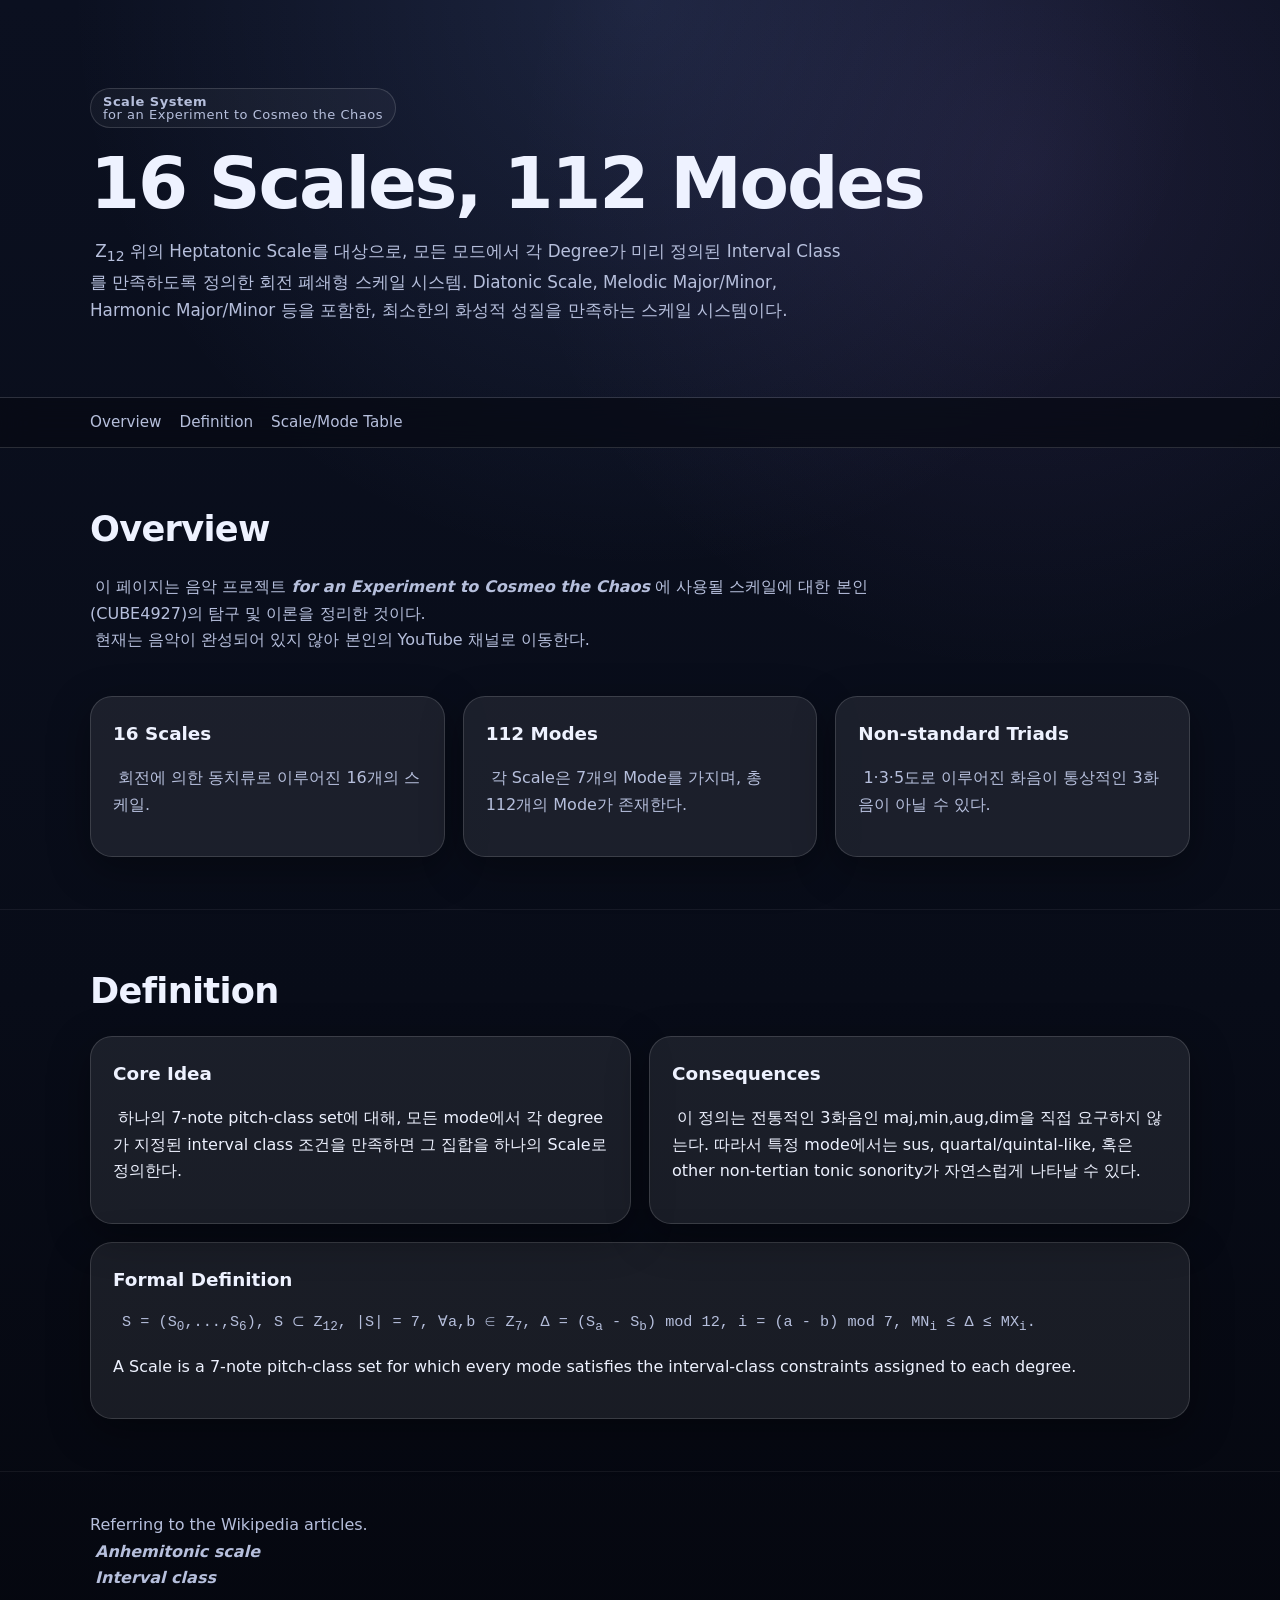
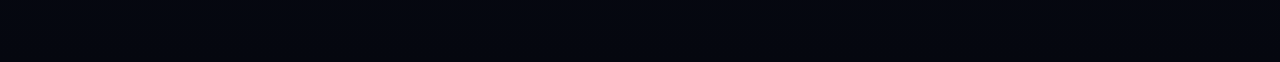
<file: ScaleSystem/index.html>
<!DOCTYPE html>
<html lang="ko">
<head>
  <meta charset="UTF-8" />
  <meta name="viewport" content="width=device-width, initial-scale=1.0" />
  <title>Scale System — 16 Scales / 112 Modes</title>
  <style>
    :root {
      --bg: #0b1020;
      --bg2: #121933;
      --card: rgba(255,255,255,0.08);
      --line: rgba(255,255,255,0.14);
      --text: #eef2ff;
      --sub: #b6bfdc;
      --accent: #8aa2ff;
      --accent2: #b88cff;
      --good: #9fe6b8;
      --shadow: 0 12px 40px rgba(0,0,0,0.35);
    }

    * { box-sizing: border-box; }
    html { scroll-behavior: smooth; }
    body {
      margin: 0;
      font-family: "Pretendard", "Noto Sans KR", system-ui, sans-serif;
      background:
        radial-gradient(circle at top, rgba(136,162,255,0.14), transparent 32%),
        radial-gradient(circle at 80% 10%, rgba(184,140,255,0.10), transparent 28%),
        linear-gradient(180deg, var(--bg), #080c18 60%, #05070f 100%);
      color: var(--text);
      line-height: 1.65;
    }

    a { color: inherit; text-decoration: none; }

    .container {
      width: min(1100px, calc(100% - 32px));
      margin: 0 auto;
    }

    header.hero {
      padding: 88px 0 56px;
      border-bottom: 1px solid var(--line);
    }

    .eyebrow {
      display: inline-block;
      padding: 6px 12px;
      border: 1px solid var(--line);
      border-radius: 999px;
      background: rgba(255,255,255,0.04);
      color: var(--sub);
      font-size: 13px;
      letter-spacing: 0.04em;
      line-height: 1;
    }

    h1 {
      margin: 18px 0 14px;
      font-size: clamp(2.2rem, 6vw, 4.5rem);
      line-height: 1.05;
      letter-spacing: -0.03em;
    }

    .hero p {
      max-width: 760px;
      color: var(--sub);
      font-size: 1.05rem;
    }

    nav.sticky {
      position: sticky;
      top: 0;
      z-index: 20;
      backdrop-filter: blur(14px);
      background: rgba(7, 10, 20, 0.72);
      border-bottom: 1px solid var(--line);
    }

    nav.sticky .container {
      display: flex;
      gap: 18px;
      overflow-x: auto;
      padding: 12px 0;
    }

    nav.sticky a {
      color: var(--sub);
      white-space: nowrap;
      font-size: 0.95rem;
    }

    nav.sticky a:hover { color: var(--text); }

    section {
      padding: 52px 0;
      border-bottom: 1px solid rgba(255,255,255,0.06);
    }

    h2 {
      margin: 0 0 16px;
      font-size: clamp(1.5rem, 3vw, 2.2rem);
      letter-spacing: -0.02em;
    }

    h3 {
      margin: 0 0 10px;
      font-size: 1.15rem;
    }

    p.lead {
      color: var(--sub);
      max-width: 820px;
    }

    .grid {
      display: grid;
      gap: 18px;
    }

    .grid.cols-2 {
      grid-template-columns: repeat(2, minmax(0, 1fr));
    }

    .grid.cols-3 {
      grid-template-columns: repeat(3, minmax(0, 1fr));
    }

    .card {
      background: var(--card);
      border: 1px solid var(--line);
      border-radius: 22px;
      padding: 22px;
      box-shadow: var(--shadow);
    }

    .mono {
      font-family: "JetBrains Mono", "Consolas", monospace;
      font-size: 0.95rem;
    }

    .muted { color: var(--sub); }

    .pill {
      display: inline-block;
      padding: 5px 10px;
      border-radius: 999px;
      border: 1px solid var(--line);
      color: var(--sub);
      font-size: 12px;
      margin: 4px 6px 0 0;
    }

    footer {
      padding: 40px 0 70px;
      color: var(--sub);
    }

    @media (max-width: 860px) {
      .grid.cols-2,
      .grid.cols-3 {
        grid-template-columns: 1fr;
      }

      header.hero {
        padding-top: 64px;
      }
    }
  </style>
</head>
<body>
  <header class="hero">
    <div class="container">
      <div class="eyebrow"><b>Scale System</b><br>for an Experiment to Cosmeo the Chaos</div>
      <h1>16 Scales, 112 Modes</h1>
      <p>
        &nbsp;Z<sub>12</sub> 위의 Heptatonic Scale를 대상으로, 모든 모드에서 각 Degree가 미리 정의된 Interval Class를 만족하도록 정의한 회전 폐쇄형 스케일 시스템. Diatonic Scale, Melodic Major/Minor, Harmonic Major/Minor 등을 포함한, 최소한의 화성적 성질을 만족하는 스케일 시스템이다.
      </p>
      
    </div>
  </header>

  <nav class="sticky">
    <div class="container">
      <a href="#overview">Overview</a>
      <a href="#definition">Definition</a>
      <a href="Table/">Scale/Mode Table</a>
    </div>
  </nav>

  <section id="overview">
    <div class="container">
      <h2>Overview</h2>
      <p class="lead">
        &nbsp;이 페이지는 음악 프로젝트 <a href="https://www.youtube.com/@cube4927_"><b><i>for an Experiment to Cosmeo the Chaos</i></b></a> 에 사용될 스케일에 대한 본인(CUBE4927)의 탐구 및 이론을 정리한 것이다. <br>
        &nbsp;현재는 음악이 완성되어 있지 않아 본인의 YouTube 채널로 이동한다.
      </p><br>
      <div class="grid cols-3">
        <div class="card">
          <h3>16 Scales</h3>
          <p class="muted">&nbsp;회전에 의한 동치류로 이루어진 16개의 스케일.</p>
        </div>
        <div class="card">
          <h3>112 Modes</h3>
          <p class="muted">&nbsp;각 Scale은 7개의 Mode를 가지며, 총 112개의 Mode가 존재한다.</p>
        </div>
        <div class="card">
          <h3>Non-standard Triads</h3>
          <p class="muted">&nbsp;1·3·5도로 이루어진 화음이 통상적인 3화음이 아닐 수 있다.</p>
        </div>
      </div>
    </div>
  </section>

  <section id="definition">
    <div class="container">
      <h2>Definition</h2>
      <div class="grid cols-2">
        <div class="card">
          <h3>Core Idea</h3>
          <p>
            &nbsp;하나의 7-note pitch-class set에 대해, 모든 mode에서 각 degree가 지정된 interval class 조건을 만족하면 그 집합을 하나의 Scale로 정의한다.
          </p>
        </div>
        <div class="card">
          <h3>Consequences</h3>
          <p>
            &nbsp;이 정의는 전통적인 3화음인 maj,min,aug,dim을 직접 요구하지 않는다.
            따라서 특정 mode에서는 sus, quartal/quintal-like, 혹은 other non-tertian tonic sonority가 자연스럽게 나타날 수 있다.
          </p>
        </div>
      </div>
      <div class="card" style="margin-top:18px;">
        <h3>Formal Definition</h3>
        <p class="mono muted">
          &nbsp;S = (S<sub>0</sub>,...,S<sub>6</sub>), S ⊂ Z<sub>12</sub>, |S| = 7,
          ∀a,b ∈ Z<sub>7</sub>,
          Δ = (S<sub>a</sub> - S<sub>b</sub>) mod 12,
          i = (a - b) mod 7,
          MN<sub>i</sub> ≤ Δ ≤ MX<sub>i</sub>.
        </p>
        <p>
          A Scale is a 7-note pitch-class set for which every mode satisfies the interval-class constraints assigned to each degree.
        </p>
      </div>
    </div>
  </section>

  <footer>
    <div class="container">
      Referring to the Wikipedia articles.<br>
      &nbsp;<a href="https://en.wikipedia.org/wiki/Anhemitonic_scale"><b><i>Anhemitonic scale</i></b></a><br>
      &nbsp;<a href="https://en.wikipedia.org/wiki/Interval_class"><b><i>Interval class</i></b></a>
    </div>
  </footer>
</body>
</html>
</file>
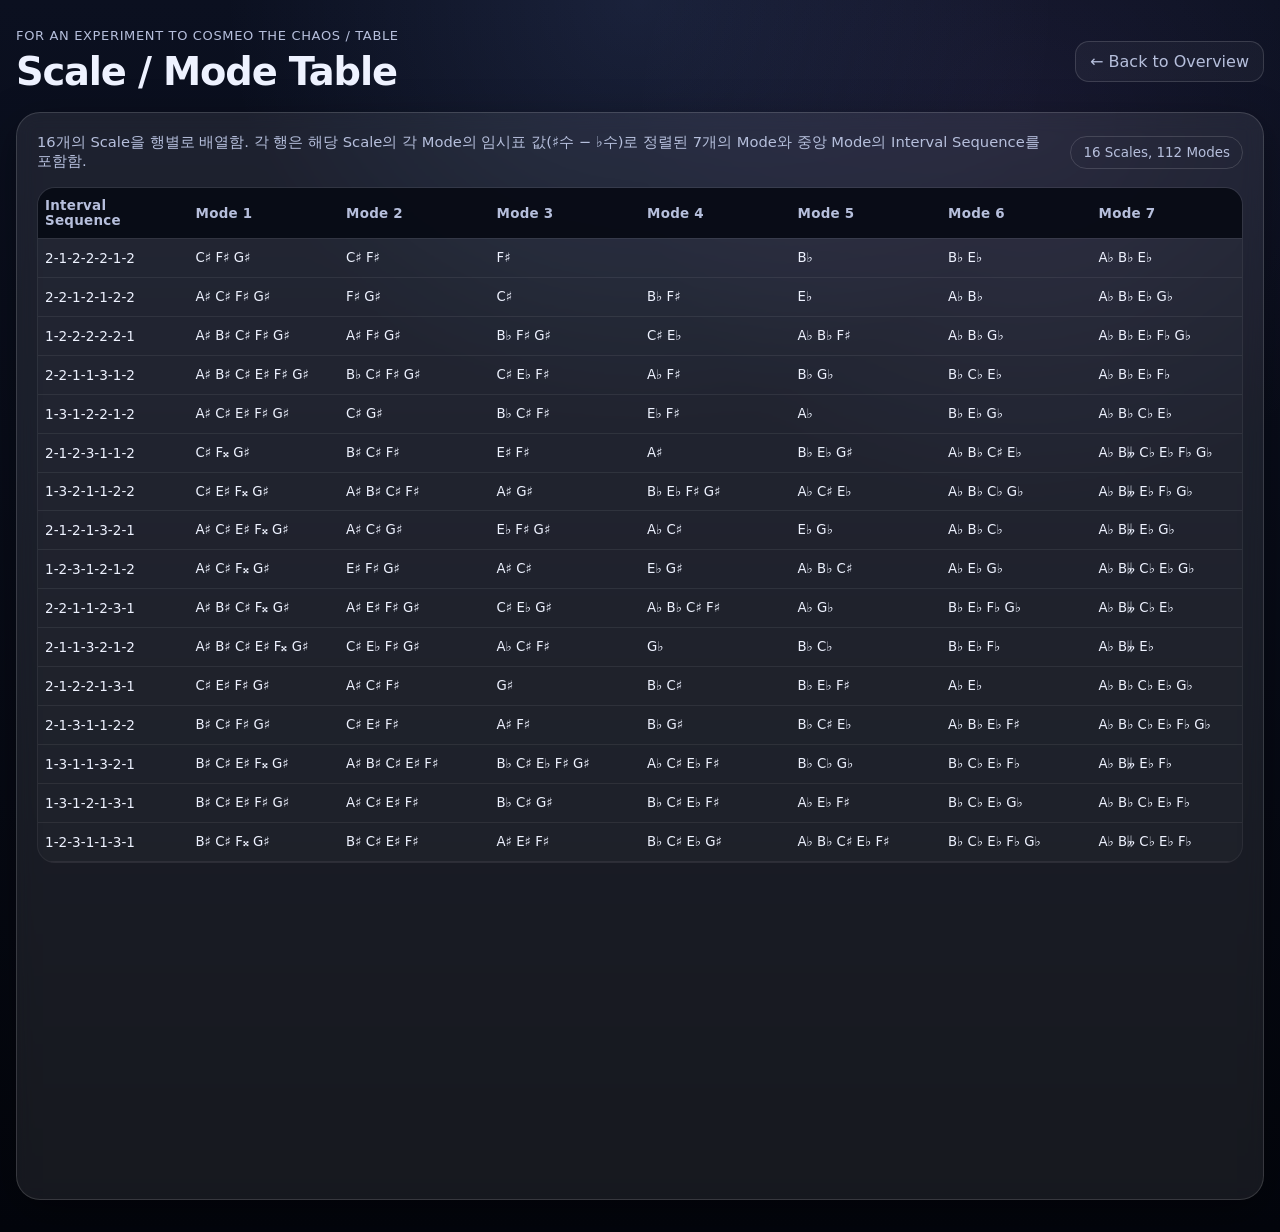
<file: ScaleSystem/Table/index.html>
<!DOCTYPE html>
<html lang="ko">
<head>
  <meta charset="UTF-8" />
  <meta name="viewport" content="width=device-width, initial-scale=1.0" />
  <title>Scale/Mode Table</title>
  <style>
    :root {
      --bg: #0b1020;
      --panel: rgba(255,255,255,0.08);
      --line: rgba(255,255,255,0.14);
      --text: #eef2ff;
      --sub: #b6bfdc;
      --accent: #8aa2ff;
      --accent2: #b88cff;
      --active: rgba(138,162,255,0.18);
      --shadow: 0 12px 40px rgba(0,0,0,0.35);
    }

    * { box-sizing: border-box; }
    html, body { margin: 0; min-height: 100%; }
    body {
      font-family: "Pretendard", "Noto Sans KR", system-ui, sans-serif;
      color: var(--text);
      background:
        radial-gradient(circle at top, rgba(136,162,255,0.12), transparent 30%),
        radial-gradient(circle at 80% 10%, rgba(184,140,255,0.08), transparent 26%),
        linear-gradient(180deg, var(--bg), #03050c 100%);
    }

    a { color: inherit; text-decoration: none; }

    .page {
      width: min(1440px, calc(100% - 32px));
      margin: 0 auto;
      padding: 28px 0 32px;
    }

    .topbar {
      display: flex;
      align-items: center;
      justify-content: space-between;
      gap: 16px;
      margin-bottom: 18px;
    }

    .topbar-left {
      display: flex;
      flex-direction: column;
      gap: 6px;
    }

    .eyebrow {
      color: var(--sub);
      font-size: 13px;
      letter-spacing: 0.05em;
      text-transform: uppercase;
    }

    h1 {
      margin: 0;
      font-size: clamp(1.6rem, 3vw, 2.4rem);
      letter-spacing: -0.03em;
    }

    .back-link {
      display: inline-flex;
      align-items: center;
      gap: 8px;
      padding: 10px 14px;
      border: 1px solid var(--line);
      border-radius: 14px;
      color: var(--sub);
      background: rgba(255,255,255,0.04);
    }

    .layout {
      display: grid;
      grid-template-columns: minmax(0, 1fr) 0fr;
      gap: 0;
      min-height: calc(100vh - 130px);
      transition: grid-template-columns 0.28s ease, gap 0.28s ease;
    }

    .layout.show-detail {
      grid-template-columns: minmax(720px, 1.35fr) minmax(260px, 0.65fr);
      gap: 14px;
    }

    .panel {
      background: var(--panel);
      border: 1px solid var(--line);
      border-radius: 24px;
      box-shadow: var(--shadow);
      backdrop-filter: blur(10px);
    }

    .left-panel {
      padding: 20px;
      overflow: hidden;
      min-width: 0;
    }

    .right-panel {
      display: grid;
      grid-template-rows: auto 1fr;
      gap: 20px;
      opacity: 0;
      pointer-events: none;
      overflow: hidden;
      transform: translateX(16px);
      transition: opacity 0.24s ease, transform 0.28s ease;
    }

    .layout.show-detail .right-panel {
      opacity: 1;
      pointer-events: auto;
      transform: translateX(0);
    }

    .panel-header {
      display: flex;
      align-items: center;
      justify-content: space-between;
      gap: 16px;
      margin-bottom: 16px;
    }

    .panel-header.compact {
      margin-bottom: 10px;
    }

    .panel-title {
      font-size: 1.05rem;
      font-weight: 700;
    }

    .panel-caption {
      color: var(--sub);
      font-size: 0.92rem;
    }

    .scale-badge {
      padding: 8px 12px;
      border-radius: 999px;
      border: 1px solid var(--line);
      color: var(--sub);
      font-size: 0.84rem;
      white-space: nowrap;
    }

    .ghost-button {
      border: 1px solid var(--line);
      background: rgba(255,255,255,0.04);
      color: var(--sub);
      border-radius: 12px;
      padding: 8px 10px;
      cursor: pointer;
      font: inherit;
      transition: background 0.16s ease, color 0.16s ease;
    }

    .ghost-button:hover {
      background: rgba(255,255,255,0.08);
      color: var(--text);
    }

    .table-wrap {
      overflow: auto;
      border-radius: 18px;
      border: 1px solid rgba(255,255,255,0.06);
      background: rgba(255,255,255,0.025);
    }

    table {
      width: 100%;
      border-collapse: collapse;
      min-width: 0;
      table-layout: fixed;
    }

    th, td {
      padding: 10px 7px;
      border-bottom: 1px solid rgba(255,255,255,0.07);
      text-align: left;
      vertical-align: middle;
    }

    th {
      position: sticky;
      top: 0;
      z-index: 1;
      background: rgba(7, 10, 20, 0.92);
      color: var(--sub);
      font-size: 0.84rem;
      font-weight: 600;
      letter-spacing: 0.02em;
    }

    tbody tr {
      transition: background 0.16s ease;
      cursor: pointer;
    }

    tbody tr:hover {
      background: rgba(255,255,255,0.04);
    }

    tbody tr.active {
      background: var(--active);
    }

    .table-wrap td.selected-cell {
      outline: 1px solid rgba(255,255,255,0.22);
      outline-offset: -1px;
      background: rgba(255,255,255,0.045);
    }

    .mono {
      font-y: "JetBrains Mono", Consolas, monospace;
      font-size: 0.85rem;
    }

    .acc-cell {
      color: var(--text);
      min-width: 0;
      font-size: 0.83rem;
      line-height: 1.35;
      word-break: keep-all;
    }

    .empty-acc {
      color: rgba(255,255,255,0.22);
    }

    .visual-panel,
    .detail-panel {
      padding: 14px;
    }

    .visual-top {
      display: grid;
      grid-template-columns: 1fr;
      gap: 18px;
      align-items: center;
    }

    .circle-wrap {
      display: flex;
      flex-direction: column;
      align-items: center;
      gap: 14px;
    }

    .circle-card {
      width: min(100%, 320px);
      aspect-ratio: 1 / 1;
      border-radius: 50%;
      border: 1px solid var(--line);
      background: radial-gradient(circle at center, rgba(255,255,255,0.03), rgba(255,255,255,0.015));
      position: relative;
      overflow: hidden;
      margin: 0 auto;
    }

    .circle-ring {
      position: absolute;
      left: 50%;
      top: 50%;
      transform: translate(-50%, -50%);
      border: 1px solid rgba(255,255,255,0.08);
      border-radius: 50%;
      pointer-events: none;
    }

    .note-node {
      position: absolute;
      width: 28px;
      height: 28px;
      margin: -14px;
      display: grid;
      place-items: center;
      border-radius: 50%;
      border: 1px solid rgba(255,255,255,0.10);
      color: rgba(255,255,255,0.34);
      background: rgba(255,255,255,0.03);
      font-size: 0.62rem;
      line-height: 1;
      text-align: center;
      padding: 2px;
      user-select: none;
    }

    .note-node.active {
      color: white;
      background: linear-gradient(135deg, var(--accent), var(--accent2));
      border-color: transparent;
      box-shadow: 0 8px 20px rgba(138,162,255,0.24);
    }

    .note-node.enharmonic-ghost {
      color: rgba(255,255,255,0.96);
      background: rgba(184,140,255,0.36);
      border-color: rgba(184,140,255,0.72);
      box-shadow: 0 0 0 1px rgba(184,140,255,0.34) inset, 0 6px 16px rgba(184,140,255,0.22);
      opacity: 1;
    }

    .note-node.center-tonic {
      width: 34px;
      height: 34px;
      margin: -17px;
      font-size: 0.82rem;
    }

    .mode-tabs {
      display: inline-flex;
      gap: 8px;
      padding: 6px;
      border-radius: 14px;
      border: 1px solid var(--line);
      background: rgba(255,255,255,0.04);
    }

    .mode-tabs button {
      border: 0;
      padding: 10px 12px;
      border-radius: 10px;
      background: transparent;
      color: var(--sub);
      cursor: pointer;
      font: inherit;
    }

    .mode-tabs button.active {
      background: rgba(255,255,255,0.08);
      color: var(--text);
    }

    .detail-head {
      display: flex;
      align-items: baseline;
      justify-content: space-between;
      gap: 12px;
      margin-bottom: 16px;
    }

    .detail-title {
      font-size: 1.08rem;
      font-weight: 700;
    }

    .detail-sub {
      color: var(--sub);
      font-size: 0.92rem;
    }

    .detail-meta {
      display: grid;
      grid-template-columns: repeat(2, minmax(0, 1fr));
      gap: 8px;
      margin-bottom: 12px;
    }

    .meta-card {
      border: 1px solid rgba(255,255,255,0.08);
      border-radius: 14px;
      padding: 10px;
      background: rgba(255,255,255,0.03);
    }

    .meta-label {
      color: var(--sub);
      font-size: 0.72rem;
      text-transform: uppercase;
      letter-spacing: 0.04em;
      margin-bottom: 4px;
    }

    .meta-value {
      font-size: 0.9rem;
      line-height: 1.35;
    }

    .detail-table {
      width: 100%;
      min-width: 0;
      table-layout: fixed;
      height: 100%;
      display: grid;
      grid-template-rows: 44px 1fr;
    }
    
    
    .detail-table th {
      position: static;
      background: transparent;
      height: 44px;
    }

    .detail-table th,
    .detail-table td {
      padding: 8px 6px;
      font-size: 0.82rem;
    }

    .detail-body-grid {
      display: grid;
      grid-template-columns: 1fr 1fr;
      gap: 20px;
      align-items: stretch;
    }
    
    .detail-table-wrap {
      min-width: 0;
      display: grid;
      grid-template-rows: 1fr 56px;
      height: 100%;
    }
    
    .table-bottom-row {
      display: grid;
      grid-template-columns: 1fr;
      align-items: center;
      padding-top: 10px;
    }
    
    .table-bottom-row .mutation-button {
      height: 42px;
      min-height: 42px;
      font-size: 1rem;
      font-weight: 600;
    }
    .mutation-panel {
      display: grid;
      grid-template-rows: 44px 1fr 56px;
      height: 100%;
      align-content: stretch;
    }
    
    .mutation-head {
      display: grid;
      grid-template-columns: 1fr 1fr;
      gap: 14px;
      margin-bottom: 0;
      padding: 0 6px;
      min-height: 44px; /* 테이블 thead 높이 비슷하게 */
      align-items: center;
    }
    
    .mutation-col-title {
      text-align: center;
      line-height: 1;
      color: var(--text);
      opacity: 0.9;
    }
    
    .mutation-grid {
      display: grid;
      grid-template-columns: 1fr 1fr;
      grid-template-rows: repeat(7, 1fr);
      gap: 0 14px;
      height: 100%;
    }
    
    .mutation-button {
      width: 100%;
      height: calc(100% - 8px);
      min-height: 0;
      border-radius: 999px;
      border: 1px solid rgba(255,255,255,0.10);
      background: rgba(255,255,255,0.08);
      color: rgba(255,255,255,0.42);
      font: inherit;
      font-size: 0.88rem;
      padding: 0 12px;
      cursor: pointer;
      display: flex;
      align-items: center;
      justify-content: center;
      align-self: center;
    }
    
    .mutation-button:disabled {
      cursor: not-allowed;
      opacity: 1;
      color: rgba(255,255,255,0.96);
      background: rgba(184,140,255,0.36);
      border-color: rgba(184,140,255,0.72);
      box-shadow: 0 0 0 1px rgba(184,140,255,0.34) inset, 0 6px 16px rgba(184,140,255,0.22);
    }
    
    .mutation-button.sharp:not(:disabled),
    .mutation-button.flat:not(:disabled) {
      color: white;
      background: linear-gradient(135deg, var(--accent), var(--accent2));
      border-color: transparent;
      box-shadow: 0 8px 20px rgba(138,162,255,0.24);
    }
    .mutation-bottom-row {
      display: grid;
      grid-template-columns: 1fr;
      align-items: center;
      padding-top: 10px;
    }
    
    .mutation-bottom-row .mutation-button {
      height: 42px;
      min-height: 42px;
      align-self: center;
      justify-self: stretch;
      font-size: 1rem;
      font-weight: 600;
    }

    @media (max-width: 1180px) {
      .layout,
      .layout.show-detail {
        grid-template-columns: 1fr;
        gap: 14px;
      }

      .right-panel,
      .layout.show-detail .right-panel {
        opacity: 1;
        pointer-events: auto;
        transform: none;
      }
      .detail-body-grid {
        grid-template-columns: 1fr;
      }
      
      .mutation-panel {
        padding-top: 0;
      }
    }

    
    .detail-table tbody {
      display: grid;
      grid-template-rows: repeat(7, 1fr);
      height: 100%;
    }

    .detail-table tbody tr {
      display: grid;
      grid-template-columns: 1fr 1fr 1fr;
      align-items: center;
    }

    .mutation-panel {
      align-content: stretch;
    }

    .mutation-head {
      height: 44px;
    }

    @media (max-width: 700px) {
      .page {
        width: min(100%, calc(100% - 20px));
        padding-top: 18px;
      }

      .topbar {
        flex-direction: column;
        align-items: flex-start;
      }

      .circle-card {
        width: min(100%, 280px);
      }
    }
  </style>
  <script src="./playback.js"></script>
</head>
<body>
  <div class="page">
    <div class="topbar">
      <div class="topbar-left">
        <div class="eyebrow">for an Experiment to Cosmeo the Chaos / Table</div>
        <h1>Scale / Mode Table</h1>
      </div>
      <a class="back-link" href="../">← Back to Overview</a>
    </div>

    <div class="layout show-detail" id="layout">
      <section class="panel left-panel">
        <div class="panel-header">
          <div>
            <div class="panel-title"></div>
            <div class="panel-caption">16개의 Scale을 행별로 배열함. 각 행은 해당 Scale의 각 Mode의 임시표 값(♯수 − ♭수)로 정렬된 7개의 Mode와 중앙 Mode의 Interval Sequence를 포함함.</div>
          </div>
          <div class="scale-badge">16 Scales, 112 Modes</div>
        </div>

        <div class="table-wrap">
          <table>
            <thead>
              <tr>
                <th>Interval Sequence</th>
                <th>Mode 1</th>
                <th>Mode 2</th>
                <th>Mode 3</th>
                <th>Mode 4</th>
                <th>Mode 5</th>
                <th>Mode 6</th>
                <th>Mode 7</th>
              </tr>
            </thead>
            <tbody>
              <tr>
                <td class="mono">2-1-2-2-2-1-2</td>
                <td class="acc-cell">C♯ F♯ G♯</td>
                <td class="acc-cell">C♯ F♯</td>
                <td class="acc-cell">F♯</td>
                <td class="acc-cell empty-acc"></td>
                <td class="acc-cell">B♭</td>
                <td class="acc-cell">B♭ E♭</td>
                <td class="acc-cell">A♭ B♭ E♭</td>
              </tr>
              <tr>
                <td class="mono">2-2-1-2-1-2-2</td>
                <td class="acc-cell">A♯ C♯ F♯ G♯</td>
                <td class="acc-cell">F♯ G♯</td>
                <td class="acc-cell">C♯</td>
                <td class="acc-cell">B♭ F♯</td>
                <td class="acc-cell">E♭</td>
                <td class="acc-cell">A♭ B♭</td>
                <td class="acc-cell">A♭ B♭ E♭ G♭</td>
              </tr>
              <tr>
                <td class="mono">1-2-2-2-2-2-1</td>
                <td class="acc-cell">A♯ B♯ C♯ F♯ G♯</td>
                <td class="acc-cell">A♯ F♯ G♯</td>
                <td class="acc-cell">B♭ F♯ G♯</td>
                <td class="acc-cell">C♯ E♭</td>
                <td class="acc-cell">A♭ B♭ F♯</td>
                <td class="acc-cell">A♭ B♭ G♭</td>
                <td class="acc-cell">A♭ B♭ E♭ F♭ G♭</td>
              </tr>
              <tr>
                <td class="mono">2-2-1-1-3-1-2</td>
                <td class="acc-cell">A♯ B♯ C♯ E♯ F♯ G♯</td>
                <td class="acc-cell">B♭ C♯ F♯ G♯</td>
                <td class="acc-cell">C♯ E♭ F♯</td>
                <td class="acc-cell">A♭ F♯</td>
                <td class="acc-cell">B♭ G♭</td>
                <td class="acc-cell">B♭ C♭ E♭</td>
                <td class="acc-cell">A♭ B♭ E♭ F♭</td>
              </tr>
              <tr>
                <td class="mono">1-3-1-2-2-1-2</td>
                <td class="acc-cell">A♯ C♯ E♯ F♯ G♯</td>
                <td class="acc-cell">C♯ G♯</td>
                <td class="acc-cell">B♭ C♯ F♯</td>
                <td class="acc-cell">E♭ F♯</td>
                <td class="acc-cell">A♭</td>
                <td class="acc-cell">B♭ E♭ G♭</td>
                <td class="acc-cell">A♭ B♭ C♭ E♭</td>
              </tr>
              <tr>
                <td class="mono">2-1-2-3-1-1-2</td>
                <td class="acc-cell">C♯ F𝄪 G♯</td>
                <td class="acc-cell">B♯ C♯ F♯</td>
                <td class="acc-cell">E♯ F♯</td>
                <td class="acc-cell">A♯</td>
                <td class="acc-cell">B♭ E♭ G♯</td>
                <td class="acc-cell">A♭ B♭ C♯ E♭</td>
                <td class="acc-cell">A♭ B𝄫 C♭ E♭ F♭ G♭</td>
              </tr>
              <tr>
                <td class="mono">1-3-2-1-1-2-2</td>
                <td class="acc-cell">C♯ E♯ F𝄪 G♯</td>
                <td class="acc-cell">A♯ B♯ C♯ F♯</td>
                <td class="acc-cell">A♯ G♯</td>
                <td class="acc-cell">B♭ E♭ F♯ G♯</td>
                <td class="acc-cell">A♭ C♯ E♭</td>
                <td class="acc-cell">A♭ B♭ C♭ G♭</td>
                <td class="acc-cell">A♭ B𝄫 E♭ F♭ G♭</td>
              </tr>
              <tr>
                <td class="mono">2-1-2-1-3-2-1</td>
                <td class="acc-cell">A♯ C♯ E♯ F𝄪 G♯</td>
                <td class="acc-cell">A♯ C♯ G♯</td>
                <td class="acc-cell">E♭ F♯ G♯</td>
                <td class="acc-cell">A♭ C♯</td>
                <td class="acc-cell">E♭ G♭</td>
                <td class="acc-cell">A♭ B♭ C♭</td>
                <td class="acc-cell">A♭ B𝄫 E♭ G♭</td>
              </tr>
              <tr>
                <td class="mono">1-2-3-1-2-1-2</td>
                <td class="acc-cell">A♯ C♯ F𝄪 G♯</td>
                <td class="acc-cell">E♯ F♯ G♯</td>
                <td class="acc-cell">A♯ C♯</td>
                <td class="acc-cell">E♭ G♯</td>
                <td class="acc-cell">A♭ B♭ C♯</td>
                <td class="acc-cell">A♭ E♭ G♭</td>
                <td class="acc-cell">A♭ B𝄫 C♭ E♭ G♭</td>
              </tr>
              <tr>
                <td class="mono">2-2-1-1-2-3-1</td>
                <td class="acc-cell">A♯ B♯ C♯ F𝄪 G♯</td>
                <td class="acc-cell">A♯ E♯ F♯ G♯</td>
                <td class="acc-cell">C♯ E♭ G♯</td>
                <td class="acc-cell">A♭ B♭ C♯ F♯</td>
                <td class="acc-cell">A♭ G♭</td>
                <td class="acc-cell">B♭ E♭ F♭ G♭</td>
                <td class="acc-cell">A♭ B𝄫 C♭ E♭</td>
              </tr>
              <tr>
                <td class="mono">2-1-1-3-2-1-2</td>
                <td class="acc-cell">A♯ B♯ C♯ E♯ F𝄪 G♯</td>
                <td class="acc-cell">C♯ E♭ F♯ G♯</td>
                <td class="acc-cell">A♭ C♯ F♯</td>
                <td class="acc-cell">G♭</td>
                <td class="acc-cell">B♭ C♭</td>
                <td class="acc-cell">B♭ E♭ F♭</td>
                <td class="acc-cell">A♭ B𝄫 E♭</td>
              </tr>
              <tr>
                <td class="mono">2-1-2-2-1-3-1</td>
                <td class="acc-cell">C♯ E♯ F♯ G♯</td>
                <td class="acc-cell">A♯ C♯ F♯</td>
                <td class="acc-cell">G♯</td>
                <td class="acc-cell">B♭ C♯</td>
                <td class="acc-cell">B♭ E♭ F♯</td>
                <td class="acc-cell">A♭ E♭</td>
                <td class="acc-cell">A♭ B♭ C♭ E♭ G♭</td>
              </tr>
              <tr>
                <td class="mono">2-1-3-1-1-2-2</td>
                <td class="acc-cell">B♯ C♯ F♯ G♯</td>
                <td class="acc-cell">C♯ E♯ F♯</td>
                <td class="acc-cell">A♯ F♯</td>
                <td class="acc-cell">B♭ G♯</td>
                <td class="acc-cell">B♭ C♯ E♭</td>
                <td class="acc-cell">A♭ B♭ E♭ F♯</td>
                <td class="acc-cell">A♭ B♭ C♭ E♭ F♭ G♭</td>
              </tr>
              <tr>
                <td class="mono">1-3-1-1-3-2-1</td>
                <td class="acc-cell">B♯ C♯ E♯ F𝄪 G♯</td>
                <td class="acc-cell">A♯ B♯ C♯ E♯ F♯</td>
                <td class="acc-cell">B♭ C♯ E♭ F♯ G♯</td>
                <td class="acc-cell">A♭ C♯ E♭ F♯</td>
                <td class="acc-cell">B♭ C♭ G♭</td>
                <td class="acc-cell">B♭ C♭ E♭ F♭</td>
                <td class="acc-cell">A♭ B𝄫 E♭ F♭</td>
              </tr>
              <tr>
                <td class="mono">1-3-1-2-1-3-1</td>
                <td class="acc-cell">B♯ C♯ E♯ F♯ G♯</td>
                <td class="acc-cell">A♯ C♯ E♯ F♯</td>
                <td class="acc-cell">B♭ C♯ G♯</td>
                <td class="acc-cell">B♭ C♯ E♭ F♯</td>
                <td class="acc-cell">A♭ E♭ F♯</td>
                <td class="acc-cell">B♭ C♭ E♭ G♭</td>
                <td class="acc-cell">A♭ B♭ C♭ E♭ F♭</td>
              </tr>
              <tr>
                <td class="mono">1-2-3-1-1-3-1</td>
                <td class="acc-cell">B♯ C♯ F𝄪 G♯</td>
                <td class="acc-cell">B♯ C♯ E♯ F♯</td>
                <td class="acc-cell">A♯ E♯ F♯</td>
                <td class="acc-cell">B♭ C♯ E♭ G♯</td>
                <td class="acc-cell">A♭ B♭ C♯ E♭ F♯</td>
                <td class="acc-cell">B♭ C♭ E♭ F♭ G♭</td>
                <td class="acc-cell">A♭ B𝄫 C♭ E♭ F♭</td>
              </tr>
            </tbody>
          </table>
        </div>
      </section>

      <div class="right-panel">
        <section class="panel visual-panel">
          <div class="panel-header compact">
            <div>
              <div class="panel-title">Included Notes</div>
              <div class="panel-caption">선택된 Mode 시각화</div>
            </div>
            <button class="ghost-button" id="closeDetail" type="button">Close</button>
          </div>

          <div class="visual-top">
            <div class="circle-wrap">
              <div class="circle-card" id="circleCard" aria-label="35-node note visualization"></div>

              <div class="mode-tabs" aria-label="Circle mode switch">
                <button class="active" id="chromaticBtn" type="button">Chromatic</button>
                <button id="fifthsBtn" type="button">Fifths</button>
              </div>
            </div>
          </div>
        </section>

        <section class="panel detail-panel">
          <div class="detail-head">
            <div>
              <div class="detail-title" id="detailTitle">Mode Details</div>
              <div class="detail-sub" id="detailSub">선택된 Mode의 화성 요약</div>
              <div id="modeName" style="margin-top:6px; font-size:0.95rem; color:var(--accent2);"></div>
            </div>
            <div class="scale-badge" id="detailBadge">Scale 01 · Mode 04</div>
          </div>

          <div class="detail-meta" style="grid-template-columns: 1fr 1fr; gap: 12px;">
            <div class="meta-card">
              <div class="meta-label">Interval Sequence</div>
              <div class="meta-value mono" id="metaSequence">2-1-2-2-2-1-2</div>
            </div>
            <div class="meta-card">
              <div class="meta-label">Accidentals</div>
              <div class="meta-value" id="metaAccidentals">Natural / No accidentals</div>
            </div>
          </div>
          <div class="detail-body-grid">
            <div class="detail-table-wrap">
              <table class="detail-table">
                <thead>
                  <tr>
                    <th>Note</th>
                    <th>Interval</th>
                    <th>Triad</th>
                  </tr>
                </thead>
                <tbody id="detailBody">
                  <tr><td>D</td><td>per 1st</td><td>min</td></tr>
                  <tr><td>E</td><td>maj 2nd</td><td>min</td></tr>
                  <tr><td>F</td><td>min 3rd</td><td>maj</td></tr>
                  <tr><td>G</td><td>per 4th</td><td>maj</td></tr>
                  <tr><td>A</td><td>per 5th</td><td>min</td></tr>
                  <tr><td>B</td><td>maj 6th</td><td>dim</td></tr>
                  <tr><td>C</td><td>min 7th</td><td>maj</td></tr>
                </tbody>
              </table>
              <div class="table-bottom-row">
                <button class="mutation-button sharp" id="playBtn" type="button">▶</button>
              </div>
            </div>
            <div class="mutation-panel">
              <div class="mutation-head">
                <div class="mutation-col-title">♯</div>
                <div class="mutation-col-title">♭</div>
              </div>
              <div class="mutation-grid" id="mutationGrid"></div>
              <div class="mutation-bottom-row">
                <button class="mutation-button flat" id="stopBtn" type="button">■</button>
              </div>
            </div>
          </div>
        </section>
      </div>
    </div>
  </div>

  <script>
    const layout = document.getElementById('layout');
    const rows = Array.from(document.querySelectorAll('.table-wrap tbody tr'));
    const closeDetailBtn = document.getElementById('closeDetail');
    const detailTitle = document.getElementById('detailTitle');
    const detailSub = document.getElementById('detailSub');
    const detailBadge = document.getElementById('detailBadge');
    const metaSequence = document.getElementById('metaSequence');
    const metaAccidentals = document.getElementById('metaAccidentals');
    const chromaticBtn = document.getElementById('chromaticBtn');
    const fifthsBtn = document.getElementById('fifthsBtn');
    const detailBody = document.getElementById('detailBody');
    const circleCard = document.getElementById('circleCard');
    const modeNameEl = document.getElementById('modeName');
    const mutationGrid = document.getElementById('mutationGrid');
    const playBtn = document.getElementById('playBtn');
    const stopBtn = document.getElementById('stopBtn');

    const modeNames = [
['Lydian','Ionian / Major','Mixolydian','Dorian','Aeolian / Minor','Phrygian','Locrian'],
['Lydian Augmented','Acoustic / Lydian Dominant','Ascending Melodic Minor / Jazz minor','Hindu / Descending Melodic Major / Aeolian Dominant','Javanese','Half Diminished / Semilocrian','Altered / Superlocrian'],
['Leading Whole-Tone','Lydian Augmented Dominant','Lydian Minor','Neapolitan Major','Locrian Major','',''],
['','','','','','',''],
['','Lydian Diminished','Harmonic Major','','Diminished Dorian','Superphrygian','Locrian Diminished'],
['','','','Dorian Augmented','','','Altered Altered'],
['','','','','','',''],
['','','Romanian Major','','','',''],
['','Hungarian Major','','','','',''],
['','','','','','',''],
['Super Lydian Augmented','','','','','',''],
['','Ionian Augmented','Ukrainian Dorian','Harmonic Minor','Phrygian Dominant','','Ultralocrian'],
['','','Mixolydian Augmented','Hungarian Gypsy','Neapolitan Minor','Locrian Dominant',''],
['','','','','','',''],
['','','Hungarian Minor','Double harmonic','Oriental','Ultraphrygian',''],
['','','','','Persian','','']
    ];

    let currentCircleMode = 'Chromatic';
    let currentScaleIndex = 0;
    let currentModeIndex = 4;
    window.isPlaying = false;
    
    const naturalAnglesChromatic = {
      D: 0,
      E: 60,
      F: 90,
      G: 150,
      A: 210,
      B: 270,
      C: 300,
    };

    const naturalAnglesFifths = {
      F: -90,
      C: -60,
      G: -30,
      D: 0,
      A: 30,
      E: 60,
      B: 90,
    };

    const circleLayers = [
      { offset: 2, label: '𝄪', radius: 46 },
      { offset: 1, label: '♯', radius: 38 },
      { offset: 0, label: '', radius: 30 },
      { offset: -1, label: '♭', radius: 22 },
      { offset: -2, label: '𝄫', radius: 14 },
    ];

    const layerRotationChromatic = {
      '𝄫': -60,
      '♭': -30,
      '': 0,
      '♯': 30,
      '𝄪': 60,
    };

    const layerRotationFifths = {
      '𝄫': -60,
      '♭': 150,
      '': 0,
      '♯': -150,
      '𝄪': 60,
    };

    const degreeLetters = ['D', 'E', 'F', 'G', 'A', 'B', 'C'];
    const accidentalOffsets = { '♭': -1, '𝄫': -2, '♯': 1, '𝄪': 2 };
    const basePC = { D: 2, E: 4, F: 5, G: 7, A: 9, B: 11, C: 0 };

    const defaultDetailRows = [
      ['D', 'per 1st', 'min'],
      ['E', 'per 2nd', 'dim'],
      ['F', 'min 3rd', 'maj'],
      ['G', 'per 4th', 'maj'],
      ['A', 'per 5th', 'min'],
      ['B', 'per 6th', 'dim'],
      ['C', 'min 7th', 'maj'],
    ];

    const dorianBaseRelativePitches = [0, 2, 3, 5, 7, 9, 10];
    const dorianReferencePitchProfile = [0, 1.5, 3.5, 5, 7, 8.5, 10.5];
    const intervalQualityByDelta = {
      '-1.5': 'dim',
      '-1': 'dim',
      '-0.5': 'min',
      '0': 'per',
      '0.5': 'maj',
      '1': 'aug',
      '1.5': 'aug',
    };
    const degreeOrdinals = ['1st', '2nd', '3rd', '4th', '5th', '6th', '7th'];

    function rotateSequence(seqStr, k) {
      const arr = seqStr.split('-').map(Number);
      const n = arr.length;
      const r = ((k % n) + n) % n;
      return arr.slice(r).concat(arr.slice(0, r)).join('-');
    }

    function pitchClass(letter, offset) {
      return (basePC[letter] + offset + 120) % 12;
    }

    function getSelectedPitchClasses(activeMap) {
      const pcs = new Set();
      degreeLetters.forEach((letter) => {
        pcs.add(pitchClass(letter, activeMap[letter] || 0));
      });
      return pcs;
    }

    function formatNoteName(letter, offset) {
      if (offset === 2) return `${letter}𝄪`;
      if (offset === 1) return `${letter}♯`;
      if (offset === -1) return `${letter}♭`;
      if (offset === -2) return `${letter}𝄫`;
      return letter;
    }

    function getRelativeIntervalName(baseSemitone, referencePitch, offset, degreeIndex) {
      const appliedPitch = baseSemitone + offset;
      const delta = appliedPitch - referencePitch;
      const quality = intervalQualityByDelta[String(delta)];
      if (!quality) {
        return `${delta} ${degreeOrdinals[degreeIndex]}`;
      }
      return `${quality} ${degreeOrdinals[degreeIndex]}`;
    }

    function getTriad(thirdQuality, fifthQuality) {
      const key = `${thirdQuality}|${fifthQuality}`;
      const triadMap = {
        'dim|dim': 'sus2♭5',
        'dim|per': 'sus2',
        'dim|aug': 'sus2♯5',
        'min|dim': 'dim',
        'min|per': 'min',
        'min|aug': 'min♯5',
        'maj|dim': 'maj♭5',
        'maj|per': 'maj',
        'maj|aug': 'aug',
        'aug|dim': 'sus4♭5',
        'aug|per': 'sus4',
        'aug|aug': 'sus4♯5',
      };
      return triadMap[key] || '';
    }

    function mod12(value) {
      return ((value % 12) + 12) % 12;
    }

    function getThirdQualityFromSemitones(semitones) {
      const map = {
        2: 'dim',
        3: 'min',
        4: 'maj',
        5: 'aug',
      };
      return map[mod12(semitones)] || '';
    }

    function getFifthQualityFromSemitones(semitones) {
      const map = {
        6: 'dim',
        7: 'per',
        8: 'aug',
      };
      return map[mod12(semitones)] || '';
    }

    function parseModeAccidentals(text) {
      const map = Object.fromEntries(degreeLetters.map((letter) => [letter, 0]));
      const trimmed = (text || '').trim();
      if (!trimmed || trimmed === 'Natural / No accidentals') return map;

      trimmed.split(/\s+/).forEach((token) => {
        const match = token.match(/^([A-G])(𝄪|𝄫|♯|♭)?$/u);
        if (!match) return;
        map[match[1]] = accidentalOffsets[match[2] || ''] || 0;
      });

      return map;
    }
    function getAllScaleModeData() {
      return rows.map((row, scaleIndex) => {
        const baseSequence = row.cells[0].textContent.trim();
        const modes = [];
        for (let i = 1; i <= 7; i++) {
          modes.push({
            scaleIndex,
            modeIndex: i - 1,
            accidentalText: row.cells[i]?.textContent.trim() || 'Natural / No accidentals',
            sequence: buildIntervalSequence(row.cells[i]?.textContent.trim() || 'Natural / No accidentals'),
          });
        }
        return { baseSequence, modes };
      });
    }

    function buildAppliedPitches(accidentalText) {
      const activeMap = parseModeAccidentals(accidentalText);
      return degreeLetters.map((letter, index) => {
        const offset = activeMap[letter] || 0;
        return dorianBaseRelativePitches[index] + offset;
      });
    }

    function buildIntervalSequence(accidentalText) {
      const appliedPitches = buildAppliedPitches(accidentalText);
      const sequence = appliedPitches.map((pitch, index) => {
        const nextPitch = index === appliedPitches.length - 1 ? appliedPitches[0] + 12 : appliedPitches[index + 1];
        return nextPitch - pitch;
      });
      return sequence.join('-');
    }
    function parseSequenceString(seqStr) {
      return seqStr.split('-').map(Number);
    }
    
    function mutateSequence(sequenceStr, degreeIndex, direction) {
      const seq = parseSequenceString(sequenceStr);
      const n = seq.length;
    
      const target = degreeIndex;
      const next = (degreeIndex + 1) % n;
    
      seq[target] += direction;
      seq[next] -= direction;
    
      if (seq[target] <= 0 || seq[next] <= 0) return null;
      return seq.join('-');
    }
    function buildDetailRows(accidentalText) {
      const activeMap = parseModeAccidentals(accidentalText);
      const appliedPitches = buildAppliedPitches(accidentalText);

      return degreeLetters.map((letter, index) => {
        const offset = activeMap[letter] || 0;
        const thirdIndex = (index + 2) % 7;
        const fifthIndex = (index + 4) % 7;
        const thirdSemitones = mod12(appliedPitches[thirdIndex] - appliedPitches[index]);
        const fifthSemitones = mod12(appliedPitches[fifthIndex] - appliedPitches[index]);
        const thirdQuality = getThirdQualityFromSemitones(thirdSemitones);
        const fifthQuality = getFifthQualityFromSemitones(fifthSemitones);

        return [
          formatNoteName(letter, offset),
          getRelativeIntervalName(
            dorianBaseRelativePitches[index],
            dorianReferencePitchProfile[index],
            offset,
            index,
          ),
          getTriad(thirdQuality, fifthQuality),
        ];
      });
    }
    function findModeBySequence(sequenceStr) {
      const allData = getAllScaleModeData();
    
      for (const scale of allData) {
        for (const mode of scale.modes) {
          if (mode.sequence === sequenceStr) {
            return mode;
          }
        }
      }
      return null;
    }
    function renderMutationButtons(accidentalText) {
      const currentSequence = buildIntervalSequence(accidentalText);
      const sharpButtons = [];
      const flatButtons = [];

      mutationGrid.innerHTML = '';

      for (let i = 0; i < 7; i++) {
        const sharpSeq = mutateSequence(currentSequence, i, +1);
        const sharpMatch = sharpSeq ? findModeBySequence(sharpSeq) : null;

        const sharpBtn = document.createElement('button');
        sharpBtn.className = 'mutation-button sharp';
        sharpBtn.disabled = !sharpMatch;
        sharpBtn.textContent = sharpMatch
          ? `F${String(sharpMatch.scaleIndex + 1).padStart(2, '0')} · M${String(sharpMatch.modeIndex + 1).padStart(2, '0')}`
          : '-';
        if (sharpMatch) {
          sharpBtn.addEventListener('click', () => {
            updateDetailFromCell(rows[sharpMatch.scaleIndex], sharpMatch.modeIndex + 1);
          });
        }
        sharpButtons.push(sharpBtn);

        const flatSeq = mutateSequence(currentSequence, i, -1);
        const flatMatch = flatSeq ? findModeBySequence(flatSeq) : null;

        const flatBtn = document.createElement('button');
        flatBtn.className = 'mutation-button flat';
        flatBtn.disabled = !flatMatch;
        flatBtn.textContent = flatMatch
          ? `F${String(flatMatch.scaleIndex + 1).padStart(2, '0')} · M${String(flatMatch.modeIndex + 1).padStart(2, '0')}`
          : '-';
        if (flatMatch) {
          flatBtn.addEventListener('click', () => {
            updateDetailFromCell(rows[flatMatch.scaleIndex], flatMatch.modeIndex + 1);
          });
        }
        flatButtons.push(flatBtn);
      }

      // reorder from EFGABCD -> DEFGABC (rotate right by 1)
      for (let k = 0; k < 7; k++) {
        const i = (k + 6) % 7; // shift index
        mutationGrid.appendChild(sharpButtons[i]);
        mutationGrid.appendChild(flatButtons[i]);
      }
    }
    function renderDetailTable(rowsData) {
      detailBody.innerHTML = rowsData.map((row) => `
        <tr>
          <td>${row[0]}</td>
          <td>${row[1]}</td>
          <td>${row[2]}</td>
        </tr>
      `).join('');
    }

    function clearSelectedCells() {
      document.querySelectorAll('.table-wrap td.selected-cell').forEach((cell) => {
        cell.classList.remove('selected-cell');
      });
    }

    function getRotationMap() {
      return currentCircleMode === 'Chromatic' ? layerRotationChromatic : layerRotationFifths;
    }

    function getNaturalAngles() {
      return currentCircleMode === 'Chromatic' ? naturalAnglesChromatic : naturalAnglesFifths;
    }

    function renderCircle(accidentalText = 'Natural / No accidentals') {
      const activeMap = parseModeAccidentals(accidentalText);
      const naturalAngles = getNaturalAngles();
      const rotationMap = getRotationMap();
      const selectedPCs = getSelectedPitchClasses(activeMap);

      circleCard.innerHTML = '';

      circleLayers.forEach((layer) => {
        const ring = document.createElement('div');
        ring.className = 'circle-ring';
        ring.style.width = `${layer.radius * 2}%`;
        ring.style.height = `${layer.radius * 2}%`;
        circleCard.appendChild(ring);
      });

      degreeLetters.forEach((letter) => {
        circleLayers.forEach((layer) => {
          const angleDeg = naturalAngles[letter] + rotationMap[layer.label];
          const angle = (angleDeg - 90) * Math.PI / 180;
          const x = 50 + layer.radius * Math.cos(angle);
          const y = 50 + layer.radius * Math.sin(angle);

          const node = document.createElement('div');
          const nodePC = pitchClass(letter, layer.offset);
          const activeOffset = activeMap[letter] || 0;
          const isActive = activeOffset === layer.offset;
          const isEnharmonicGhost = !isActive && selectedPCs.has(nodePC);

          let className = 'note-node';
          if (isActive) {
            className += ' active';
          } else if (isEnharmonicGhost) {
            className += ' enharmonic-ghost';
          }

          node.className = className;
          node.style.left = `${x}%`;
          node.style.top = `${y}%`;
          node.textContent = letter + layer.label;
          circleCard.appendChild(node);
        });
      });

      const tonicNode = document.createElement('div');
      tonicNode.className = 'note-node active center-tonic';
      tonicNode.style.left = '50%';
      tonicNode.style.top = '50%';
      tonicNode.textContent = 'D';
      circleCard.appendChild(tonicNode);
    }

    function updateDetailFromCell(row, cellIndex) {
      const scaleIndex = rows.indexOf(row) + 1;
      const baseSequence = row.cells[0].textContent.trim();
      const modeIndex = cellIndex;
      const accidentalText = row.cells[cellIndex]?.textContent.trim() || 'Natural / No accidentals';
      currentScaleIndex = rows.indexOf(row);
      currentModeIndex = cellIndex

      rows.forEach((r) => r.classList.remove('active'));
      row.classList.add('active');
      clearSelectedCells();
      if (row.cells[cellIndex]) row.cells[cellIndex].classList.add('selected-cell');

      detailTitle.textContent = `Scale ${String(scaleIndex).padStart(2, '0')} · Mode ${String(modeIndex).padStart(2, '0')}`;
      detailSub.textContent = '선택된 Mode의 화성 요약';
      detailBadge.textContent = `S${String(scaleIndex).padStart(2, '0')} · M${String(modeIndex).padStart(2, '0')}`;
      const name = modeNames[scaleIndex-1]?.[modeIndex-1] || '';
      modeNameEl.textContent = name;
      metaSequence.textContent = buildIntervalSequence(accidentalText);
      metaAccidentals.textContent = accidentalText;

      renderCircle(accidentalText);
      renderDetailTable(buildDetailRows(accidentalText));
      renderMutationButtons(accidentalText);
      layout.classList.add('show-detail');

      if (window.isPlaying) {
        stopPlayback();
        window.isPlaying = false;
      }
    }

    function runSelfTests() {
      console.assert(rotateSequence('2-1-2-2-2-1-2', 1) === '1-2-2-2-1-2-2', 'rotateSequence helper failed');
      console.assert(buildIntervalSequence('') === '2-1-2-2-2-1-2', 'default interval sequence failed');
      console.assert(buildIntervalSequence('F♯') === '3-0-2-2-2-1-2', 'single accidental interval sequence failed');
      console.assert(buildIntervalSequence('C♯ F♯') === '2-1-2-2-3-0-2', 'multiple accidentals interval sequence failed');

      const parsed = parseModeAccidentals('C♯ F♯ G♯');
      console.assert(parsed.C === 1 && parsed.F === 1 && parsed.G === 1, 'parseModeAccidentals failed');
      console.assert(parseModeAccidentals('').D === 0, 'parseModeAccidentals natural default failed');

      console.assert(pitchClass('C', 1) === pitchClass('D', -1), 'enharmonic C♯/D♭ failed');
      console.assert(pitchClass('B', 1) === 0, 'pitchClass B♯ failed');

      const selectedPCs = getSelectedPitchClasses(parseModeAccidentals('C♯'));
      console.assert(selectedPCs.has(pitchClass('D', -1)), 'selected pitch classes should include enharmonic equivalents');

      const dorianRows = buildDetailRows('');
      console.assert(dorianRows[0][0] === 'D' && dorianRows[0][1] === 'per 1st', 'default Dorian tonic row failed');
      console.assert(dorianRows[2][0] === 'F' && dorianRows[2][1] === 'min 3rd', 'default Dorian third row failed');
      console.assert(dorianRows[6][0] === 'C' && dorianRows[6][1] === 'min 7th', 'default Dorian seventh row failed');
      console.assert(dorianRows[0][2] === 'min', 'default Dorian i triad failed');
      console.assert(dorianRows[1][2] === 'dim', 'default Dorian ii triad failed');
      console.assert(dorianRows[2][2] === 'maj', 'default Dorian III triad failed');
      console.assert(dorianRows[3][2] === 'maj', 'default Dorian IV triad failed');
      console.assert(dorianRows[4][2] === 'min', 'default Dorian v triad failed');
      console.assert(dorianRows[5][2] === 'dim', 'default Dorian vi triad failed');
      console.assert(dorianRows[6][2] === 'maj', 'default Dorian VII triad failed');

      const sharpRows = buildDetailRows('C♯ F♯');
      console.assert(sharpRows[2][0] === 'F♯' && sharpRows[2][1] === 'per 3rd', 'F♯ interval application failed');
      console.assert(sharpRows[6][0] === 'C♯' && sharpRows[6][1] === 'maj 7th', 'C♯ interval application failed');

      const flatRows = buildDetailRows('B♭');
      console.assert(flatRows[5][0] === 'B♭' && flatRows[5][1] === 'min 6th', 'B♭ interval application failed');

      console.assert(getTriad('maj', 'per') === 'maj', 'major triad mapping failed');
      console.assert(getTriad('min', 'per') === 'min', 'minor triad mapping failed');
      console.assert(getTriad('min', 'dim') === 'dim', 'diminished triad mapping failed');
      console.assert(getThirdQualityFromSemitones(3) === 'min', 'minor third semitone mapping failed');
      console.assert(getFifthQualityFromSemitones(6) === 'dim', 'diminished fifth semitone mapping failed');

      const alteredRows = buildDetailRows('F♯');
      console.assert(alteredRows[0][2] === 'maj', 'D-F♯-A should be major');
      console.assert(alteredRows[1][2] === 'sus2♭5', 'E-G-A♯-style triad mapping should update');
    }

    renderCircle('Natural / No accidentals');
    runSelfTests();

    rows.forEach((row) => {
      const cells = Array.from(row.querySelectorAll('td'));

      cells.forEach((cell, index) => {
        if (index === 0) return;
        cell.addEventListener('click', (event) => {
          event.stopPropagation();
          updateDetailFromCell(row, index);
        });
      });

      row.addEventListener('click', () => {
        updateDetailFromCell(row, 1);
      });
    });

    closeDetailBtn.addEventListener('click', () => {
      layout.classList.remove('show-detail');
      rows.forEach((r) => r.classList.remove('active'));
      clearSelectedCells();
    });

    chromaticBtn.addEventListener('click', () => {
      currentCircleMode = 'Chromatic';
      chromaticBtn.classList.add('active');
      fifthsBtn.classList.remove('active');
      renderCircle(metaAccidentals.textContent);
    });

    fifthsBtn.addEventListener('click', () => {
      currentCircleMode = 'Fifths';
      fifthsBtn.classList.add('active');
      chromaticBtn.classList.remove('active');
      renderCircle(metaAccidentals.textContent);
    });
    playBtn.addEventListener('click', () => {
      const row = rows[currentScaleIndex];
      if (!row) return;
    
      if (window.isPlaying) {
        stopPlayback();
      }
    
      const accidentalText = metaAccidentals.textContent.trim();
      const relativePitches = buildAppliedPitches(accidentalText);
      playCurrentMode(relativePitches, window.isPlaying);

      window.isPlaying = true;
    });
    
    stopBtn.addEventListener('click', () => {
      stopPlayback();
      window.isPlaying = false;
    });
    document.addEventListener('keydown', (event) => {
      const keys = ["ArrowUp", "ArrowDown", "ArrowLeft", "ArrowRight"];

      if (keys.includes(event.key)) {
        event.preventDefault();
      }
      if (!layout.classList.contains('show-detail')) return;
    
      if (event.key === 'ArrowLeft') currentModeIndex = (currentModeIndex + 5) % 7 + 1;
      if (event.key === 'ArrowRight') currentModeIndex = currentModeIndex % 7 + 1;
      if (event.key === 'ArrowUp') currentScaleIndex = (currentScaleIndex + 15) % 16;
      if (event.key === 'ArrowDown') currentScaleIndex = (currentScaleIndex + 1) % 16;
    
      updateDetailFromCell(rows[currentScaleIndex], currentModeIndex);
    });
    layout.classList.remove('show-detail');
  </script>
</body>
</html>
</file>
